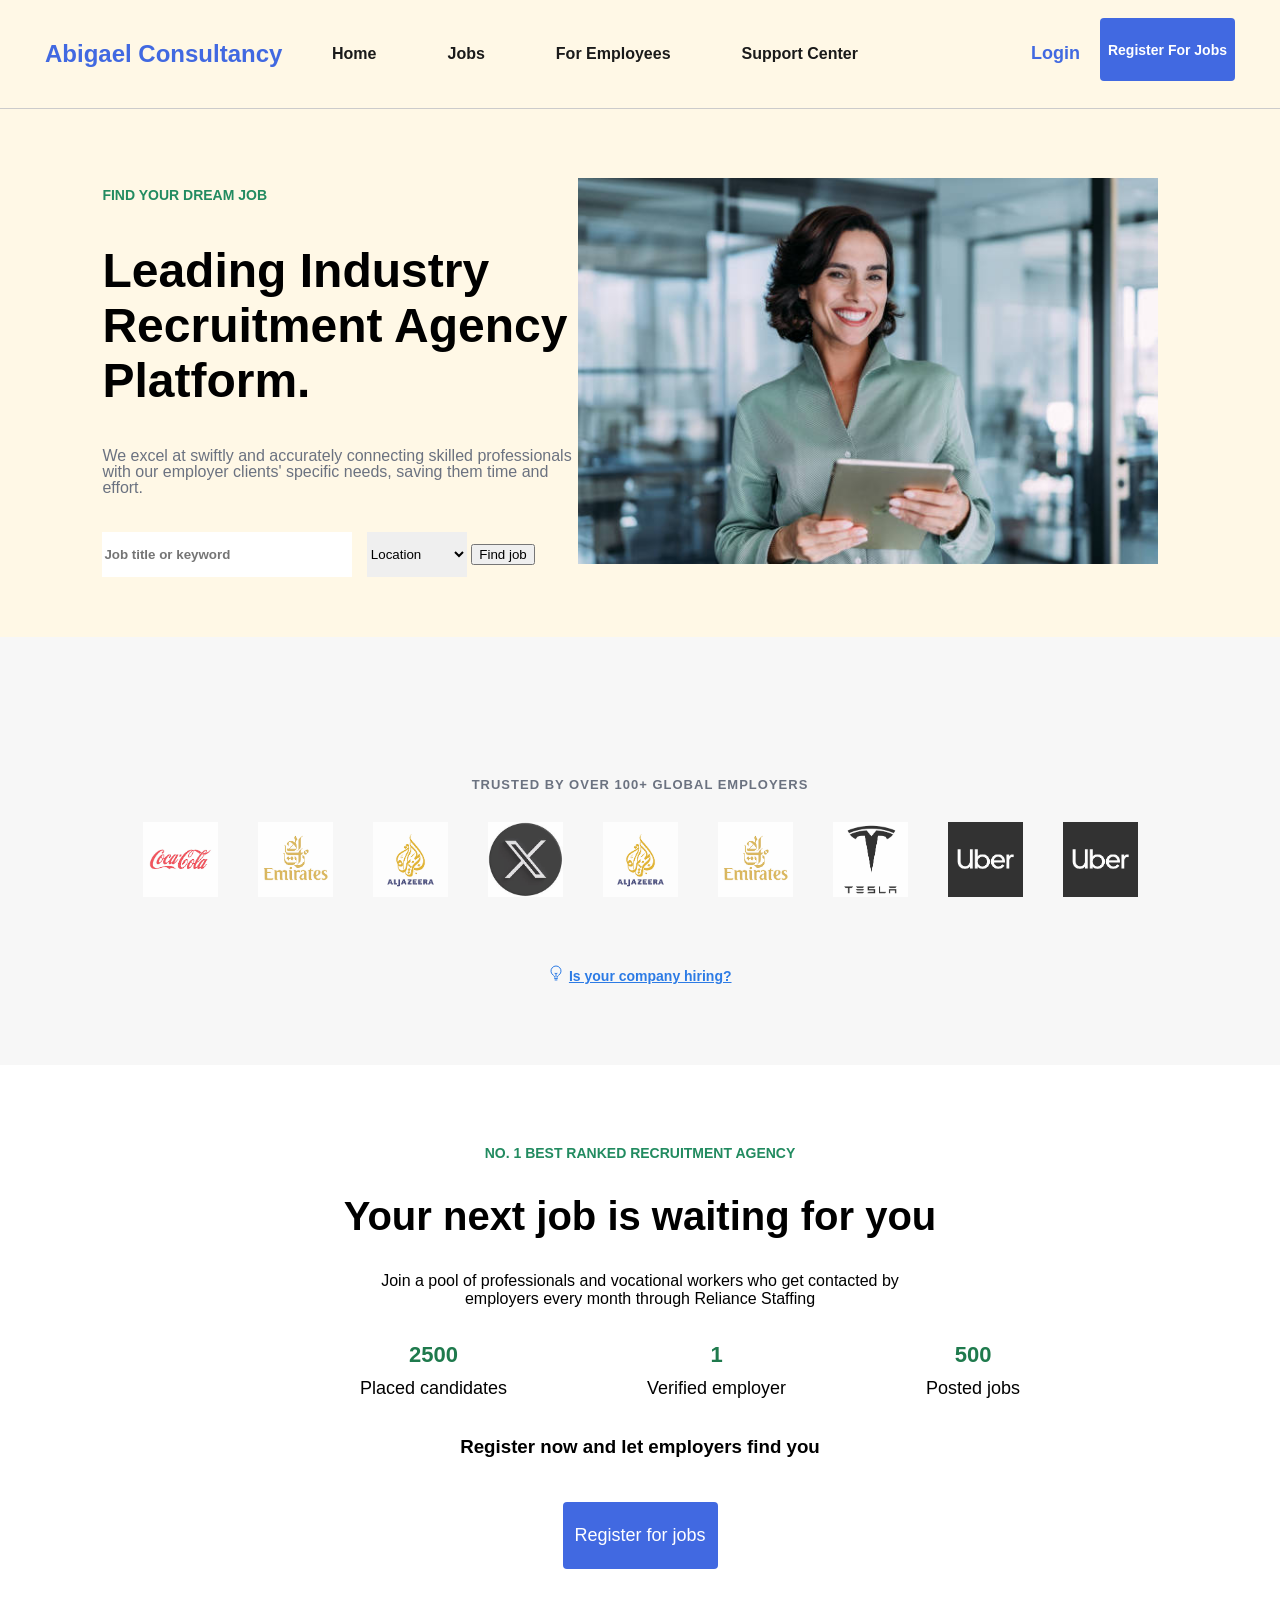
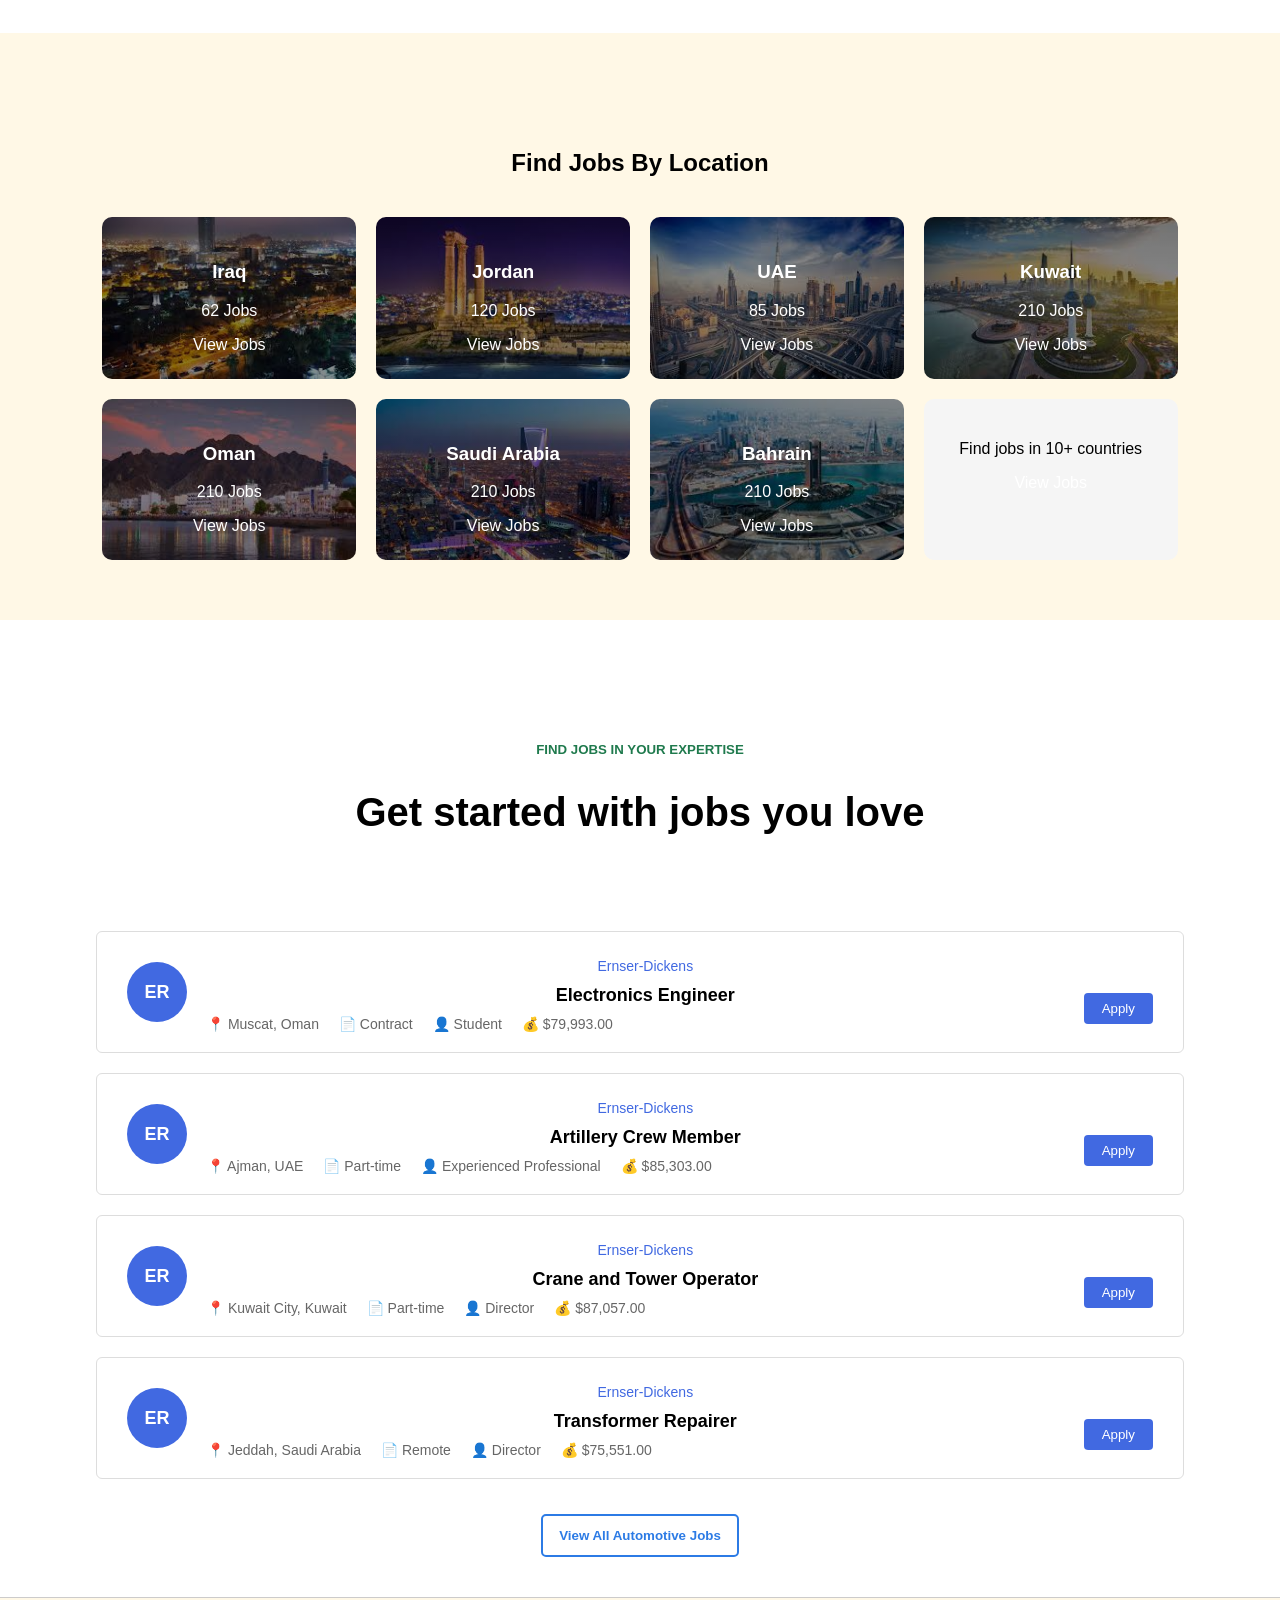
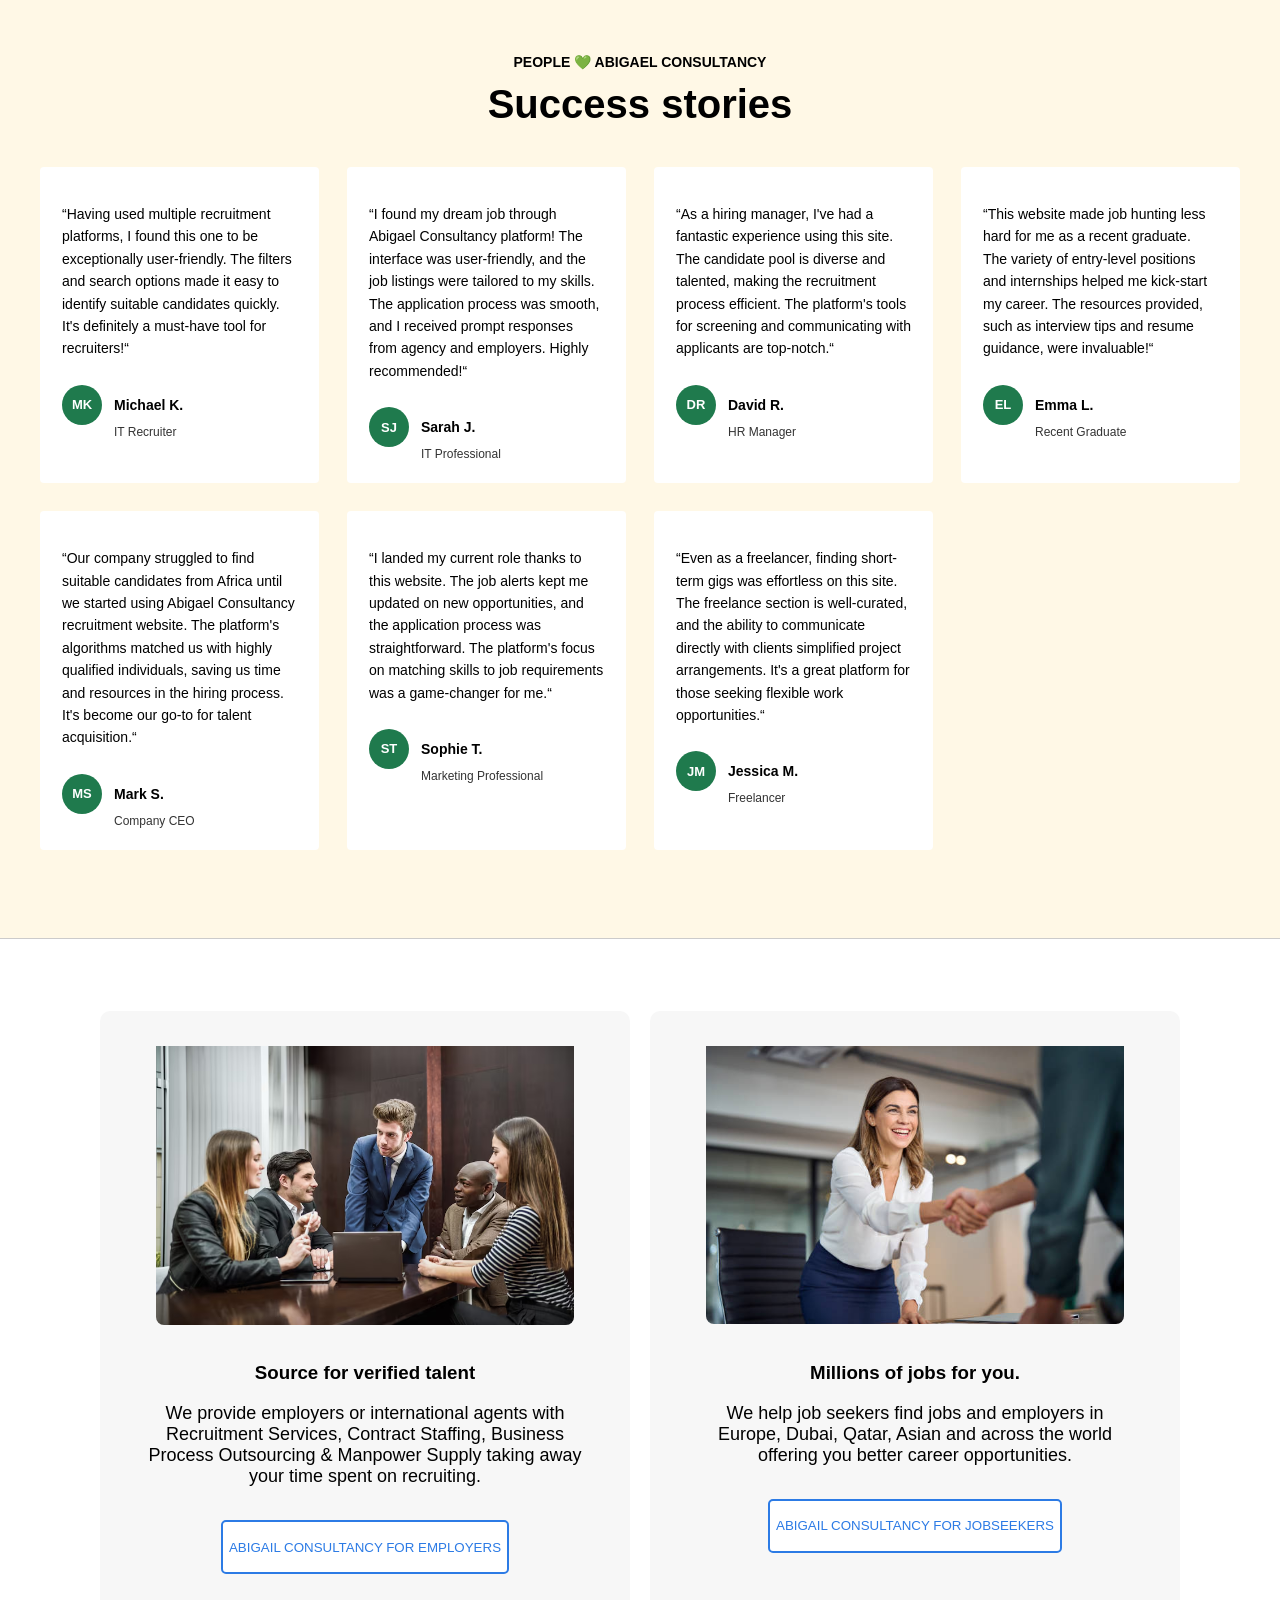
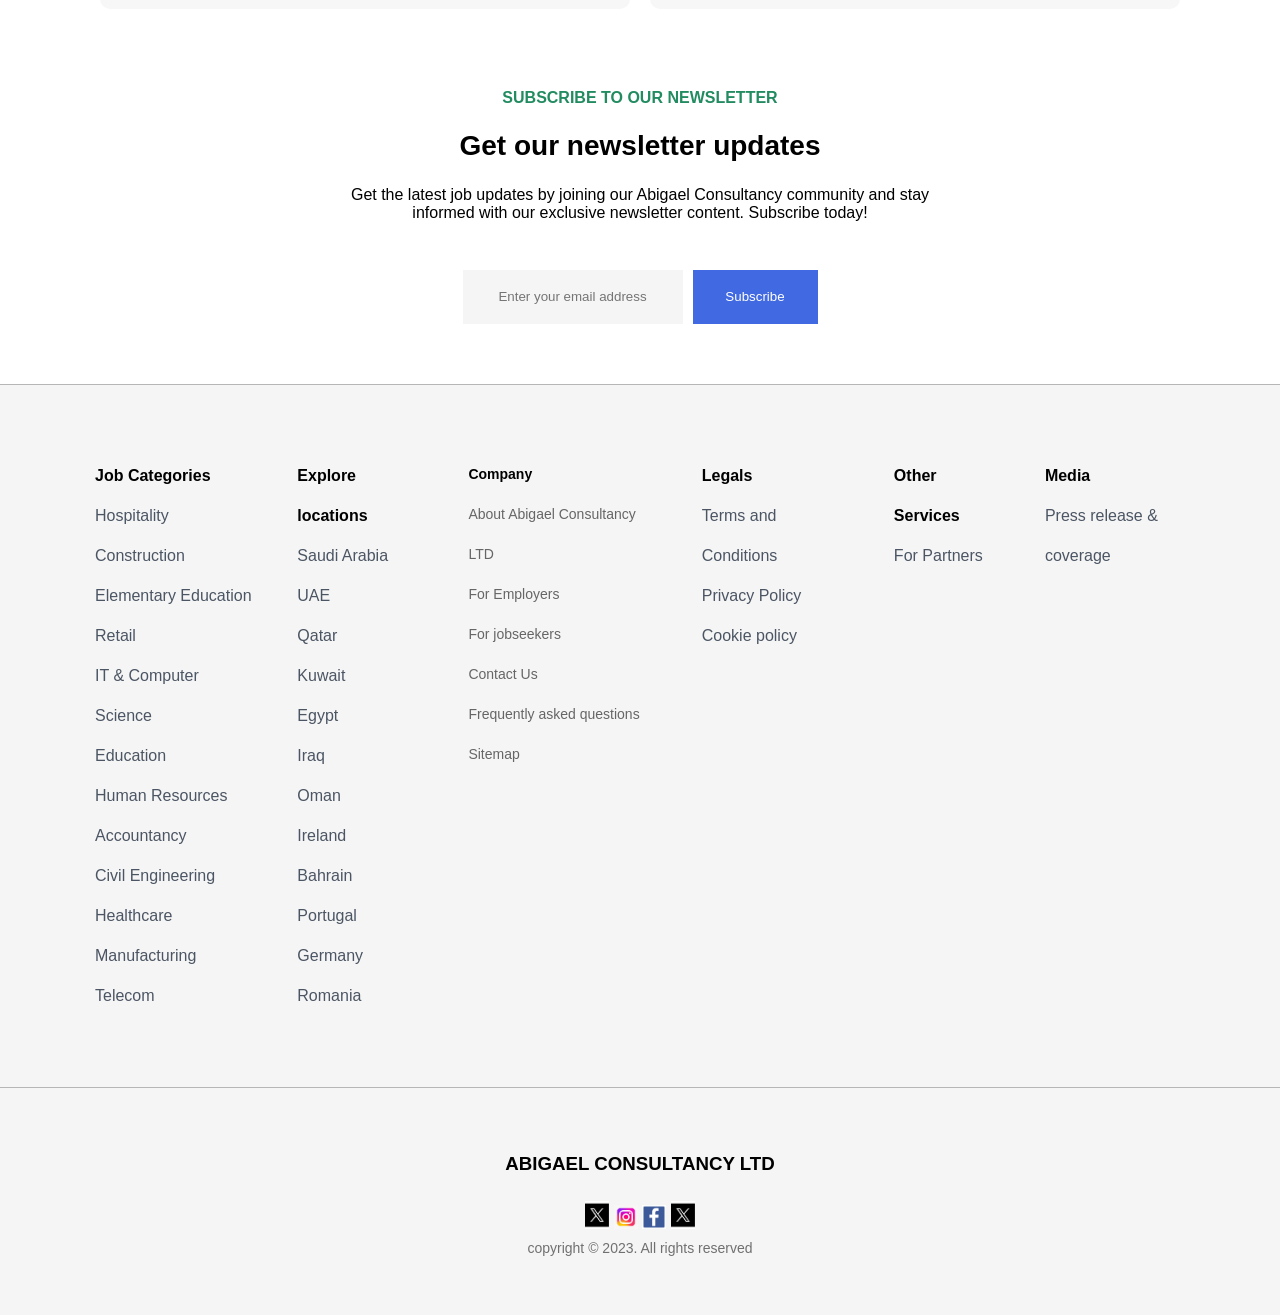
<file: index.html>
<!DOCTYPE html>
<html lang="en">
<head>
    <meta charset="UTF-8">
    <meta name="viewport" content="width=device-width, initial-scale=1.0">
    <title>Abigael Consultancy v2</title>
    <link rel="stylesheet" href="main.css">
</head>
<body>

    <section id="header">
        <h1>Abigael Consultancy</h1>

        <div>
            <ul id="navbar">
                <li><a class="active" href="#">Home</a></li>
                <li><a href="#">Jobs</a></li>
                <li><a href="#">For Employees</a></li>
                <li><a href="#">Support Center</a></li>
            </ul>
            <div class="login">
            <a  href="#">Login</a>
            <button>Register For Jobs</button>
            </div>
        </div>
    </section>

    <section id="hero">
        <div class="hero-text">
        <h4>FIND YOUR DREAM JOB</h4>
        <h1>Leading Industry Recruitment Agency Platform.</h1>
        <p>We excel at swiftly and accurately connecting skilled professionals with our employer clients' specific needs, saving them time and effort.</p>
        <input type="text" placeholder="Job title or keyword">
        <select name="country" id="job-title">
            <option>Location</option>
            <option>Iraq</option>
            <option>Jordan</option>
            <option>Kuwait</option>
            <option>Oman</option>
            <option>Saudi Arabia</option>
            <option>UAE</option>
            <option>Bahrain</option>
        </select>
        <button>Find job</button>
        </div>

        <div class="hero-img">
        <img src="images/hrperson.jpg" alt="">
        </div>

    </section>

    <section class="brands">
        <h3>TRUSTED BY OVER 100+ GLOBAL EMPLOYERS</h3>
    <div class="carousel">
        <div class="carousel-track">
            <img src="images/cola.png" alt="">
            <img src="images/emirates.png" alt="">
            <img src="images/aljazeera.png" alt="">
            <img src="images/x.jfif" alt="">
            <img src="images/aljazeera.png" alt="">
            <img src="images/emirates.png" alt="">
            <img src="images/tesla.png" alt="">
            <img src="images/uber.png" alt="">
            <img src="images/uber.png" alt="">
        </div>
    </div>
    <div class="hire">
     <svg xmlns="http://www.w3.org/2000/svg" fill="none" viewBox="0 0 24 24" stroke-width="1.5" stroke="currentColor" class="bulb-icon">
  <path stroke-linecap="round" stroke-linejoin="round" d="M12 18v-5.25m0 0a6.01 6.01 0 0 0 1.5-.189m-1.5.189a6.01 6.01 0 0 1-1.5-.189m3.75 7.478a12.06 12.06 0 0 1-4.5 0m3.75 2.383a14.406 14.406 0 0 1-3 0M14.25 18v-.192c0-.983.658-1.823 1.508-2.316a7.5 7.5 0 1 0-7.517 0c.85.493 1.509 1.333 1.509 2.316V18" />
</svg>
<a href="#">Is your company hiring?</a>
</div>
</section>

    <section id="recruitment">
        <h4>NO. 1 BEST RANKED RECRUITMENT AGENCY</h4>
        <h1>Your next job is waiting for you</h1>
        <p>Join a pool of professionals and vocational workers who get contacted by <br> employers every month through Reliance Staffing</p>
        <div class="container">
        <p class="candidate"><span>2500</span><br>Placed candidates </p>
        <p class="employ"><span>1</span><br>Verified employer</p>
        <p class="post"><span>500</span><br>Posted jobs</p>
        </div>
        <h3>Register now and let employers find you</h3>
        <div class="button">
        <button>Register for jobs</button>
        </div>
    </section>

    <section id="location">
    <h1>Find Jobs By Location</h1>

    <div class="countries">

        <div class="country iraq">
            <h3>Iraq</h3>
            <p>62 Jobs</p>
            <a href="#">View Jobs</a>
        </div>

        <div class="country jordan" >
            <h3>Jordan</h3>
            <p>120 Jobs</p>
            <a href="#">View Jobs</a>
        </div>

        <div class="country uae">
            <h3>UAE</h3>
            <p>85 Jobs</p>
            <a href="#">View Jobs</a>
        </div>

        <div class="country kuwait">
            <h3>Kuwait</h3>
            <p>210 Jobs</p>
            <a href="#">View Jobs</a>
        </div>
        <div class="country oman">
            <h3>Oman</h3>
            <p>210 Jobs</p>
            <a href="#">View Jobs</a>
        </div>
        <div class="country saudi">
            <h3>Saudi Arabia</h3>
            <p>210 Jobs</p>
            <a href="#">View Jobs</a>
        </div>
        <div class="country bahrain">
            <h3>Bahrain</h3>
            <p>210 Jobs</p>
            <a href="#">View Jobs</a>
        </div>
        <div class="country opp">
            <p>Find jobs in 10+ countries</p>
            <a href="#">View Jobs</a>
        </div>

    </div>
</section>

    <section class="category" id="jobs">
        <h5>FIND JOBS IN YOUR EXPERTISE</h5>
        <h2>Get started with jobs you love</h2>
        <div class="job-card">
        <div class="logo">ER</div>

        <div class="job-info">
            <a href="#" class="company">Ernser-Dickens</a>
            <h3>Electronics Engineer</h3>

            <div class="job-meta">
                <span>📍 Muscat, Oman</span>
                <span>📄 Contract</span>
                <span>👤 Student</span>
                <span>💰 $79,993.00</span>
            </div>
        </div>

        <button class="apply">Apply</button>
    </div>


    <div class="job-card">
        <div class="logo">ER</div>

        <div class="job-info">
            <a href="#" class="company">Ernser-Dickens</a>
            <h3>Artillery Crew Member</h3>

            <div class="job-meta">
                <span>📍 Ajman, UAE</span>
                <span>📄 Part-time</span>
                <span>👤 Experienced Professional</span>
                <span>💰 $85,303.00</span>
            </div>
        </div>

        <button class="apply">Apply</button>
    </div>


    <div class="job-card">
        <div class="logo">ER</div>

        <div class="job-info">
            <a href="#" class="company">Ernser-Dickens</a>
            <h3>Crane and Tower Operator</h3>

            <div class="job-meta">
                <span>📍 Kuwait City, Kuwait</span>
                <span>📄 Part-time</span>
                <span>👤 Director</span>
                <span>💰 $87,057.00</span>
            </div>
        </div>

        <button class="apply">Apply</button>
    </div>


    <div class="job-card">
        <div class="logo">ER</div>

        <div class="job-info">
            <a href="#" class="company">Ernser-Dickens</a>
            <h3>Transformer Repairer</h3>

            <div class="job-meta">
                <span>📍 Jeddah, Saudi Arabia</span>
                <span>📄 Remote</span>
                <span>👤 Director</span>
                <span>💰 $75,551.00</span>
            </div>
        </div>

        <button class="apply">Apply</button>
    </div>
    <button class="normal" >View All Automotive Jobs</button>

    </section>

<section id="testimonials">
    <h4>PEOPLE 💚 ABIGAEL CONSULTANCY</h4>
    <h2>Success stories</h2>
    <div class="success-card">
        <div class="story-grid">
            <p>“Having used multiple recruitment platforms, I found this one to be exceptionally user-friendly. The filters and search options made it easy to identify suitable candidates quickly. It's definitely a must-have tool for recruiters!“</p>
            <span class="author" data-initials="MK">Michael K.</span>
            <span class="prof">IT Recruiter</span>
        </div>
        <div class="story-grid">
            <p>“I found my dream job through Abigael Consultancy platform! The interface was user-friendly, and the job listings were tailored to my skills. The application process was smooth, and I received prompt responses from agency and employers. Highly recommended!“</p>
            <span class="author"  data-initials="SJ">Sarah J.</span>
            <span class="prof">IT Professional</span>
        </div>
        <div class="story-grid">
            <p>“As a hiring manager, I've had a fantastic experience using this site. The candidate pool is diverse and talented, making the recruitment process efficient. The platform's tools for screening and communicating with applicants are top-notch.“</p>
            <span class="author"  data-initials="DR">David R.</span>
            <span class="prof">HR Manager</span>
        </div>
        <div class="story-grid">
            <p>“This website made job hunting less hard for me as a recent graduate. The variety of entry-level positions and internships helped me kick-start my career. The resources provided, such as interview tips and resume guidance, were invaluable!“</p>
            <span class="author"  data-initials="EL">Emma L.</span>
            <span class="prof">Recent Graduate</span>
        </div>
        <div class="story-grid">
            <p>“Our company struggled to find suitable candidates from Africa until we started using Abigael Consultancy recruitment website. The platform's algorithms matched us with highly qualified individuals, saving us time and resources in the hiring process. It's become our go-to for talent acquisition.“</p>
            <span class="author"  data-initials="MS">Mark S.</span>
            <span class="prof">Company CEO</span>
        </div>
        <div class="story-grid">
            <p>“I landed my current role thanks to this website. The job alerts kept me updated on new opportunities, and the application process was straightforward. The platform's focus on matching skills to job requirements was a game-changer for me.“</p>
            <span class="author"  data-initials="ST">Sophie T.</span>
            <span class="prof">Marketing Professional</span>
        </div>
        <div class="story-grid">
            <p>“Even as a freelancer, finding short-term gigs was effortless on this site. The freelance section is well-curated, and the ability to communicate directly with clients simplified project arrangements. It's a great platform for those seeking flexible work opportunities.“</p>
            <span class="author"  data-initials="JM">Jessica M.</span>
            <span class="prof">Freelancer</span>
        </div>
    </div>
</div>
</section>
    
    <section id="jobseekers">
        <div class="service-grid">

    <div class="service-card">
      <img src="images/meeting.avif" alt="">
      <h3>Source for verified talent</h3>
      <p>We provide employers or international agents with Recruitment Services, Contract Staffing, Business Process Outsourcing & Manpower Supply taking away your time spent on recruiting.</p>
      <button>ABIGAIL CONSULTANCY FOR EMPLOYERS</button>
    </div>

    <div class="service-card">
      <img src="images/hand shake.jfif" alt="">
      <h3>Millions of jobs for you.</h3>
      <p>We help job seekers find jobs and employers in Europe, Dubai, Qatar, Asian and across the world offering you better career opportunities.</p>
      <button>ABIGAIL CONSULTANCY FOR JOBSEEKERS</button>
    </div>
    </section>

    <section id="newsletter">
        <h4>SUBSCRIBE TO OUR NEWSLETTER</h4>
        <h2>Get our newsletter updates</h2>
        <p>Get the latest job updates by joining our Abigael Consultancy community and stay <br>informed with our exclusive newsletter content. Subscribe today!</p>
        <div class="input">
        <input type="text" placeholder="Enter your email address">
        <button>Subscribe</button>
            </div>
    </section>
    
    <section class="footer">
            <ul class="job-category">
                <li class="main-heading">Job Categories</li>
                <li>Hospitality</li>
                <li>Construction</li>
                <li>Elementary Education</li>
                <li>Retail</li>
                <li>IT & Computer Science</li>
                <li>Education</li>
                <li>Human Resources</li>
                <li>Accountancy</li>
                <li>Civil Engineering</li>
                <li>Healthcare</li>
                <li>Manufacturing</li>
                <li>Telecom</li>
            </ul>

            <ul class="explore-locations">
                <li class="main-heading">Explore locations</li>
                <li>Saudi Arabia</li>
                <li>UAE</li>
                <li>Qatar</li>
                <li>Kuwait</li>
                <li>Egypt</li>
                <li>Iraq</li>
                <li>Oman</li>
                <li>Ireland</li>
                <li>Bahrain</li>
                <li>Portugal</li>
                <li>Germany</li>
                <li>Romania</li>
            </ul>

            <ul class="company">
                <li class="main-heading">Company</li>
                <li>About Abigael Consultancy LTD</li>
                <li>For Employers</li>
                <li>For jobseekers</li>
                <li>Contact Us</li>
                <li>Frequently asked questions</li>
                <li>Sitemap</li>
            </ul>

            <ul class="legals">
                <li class="main-heading">Legals</li>
                <li>Terms and Conditions</li>
                <li>Privacy Policy</li>
                <li>Cookie policy</li>
            </ul>

            <ul class="services">
                <li class="main-heading">Other Services</li>
                <li>For Partners</li>
            </ul>

            <ul class="media">
                <li class="main-heading">Media</li>
                <li>Press release & coverage</li>
            </ul>
        </section>

        <section class="copyright">
            <h3>ABIGAEL CONSULTANCY LTD</h3>
            <img src="images/icon 3.png" alt="" class="icon">
            <img src="images/icon 1.jfif" alt="" class="icon">
            <img src="images/icon 2.png" alt="" class="icon">
            <img src="images/icon 3.png" alt="" class="icon">
            <p class="copy-text">copyright &copy; 2023. All rights reserved</p>
        </section>
</body>
</html>
</file>
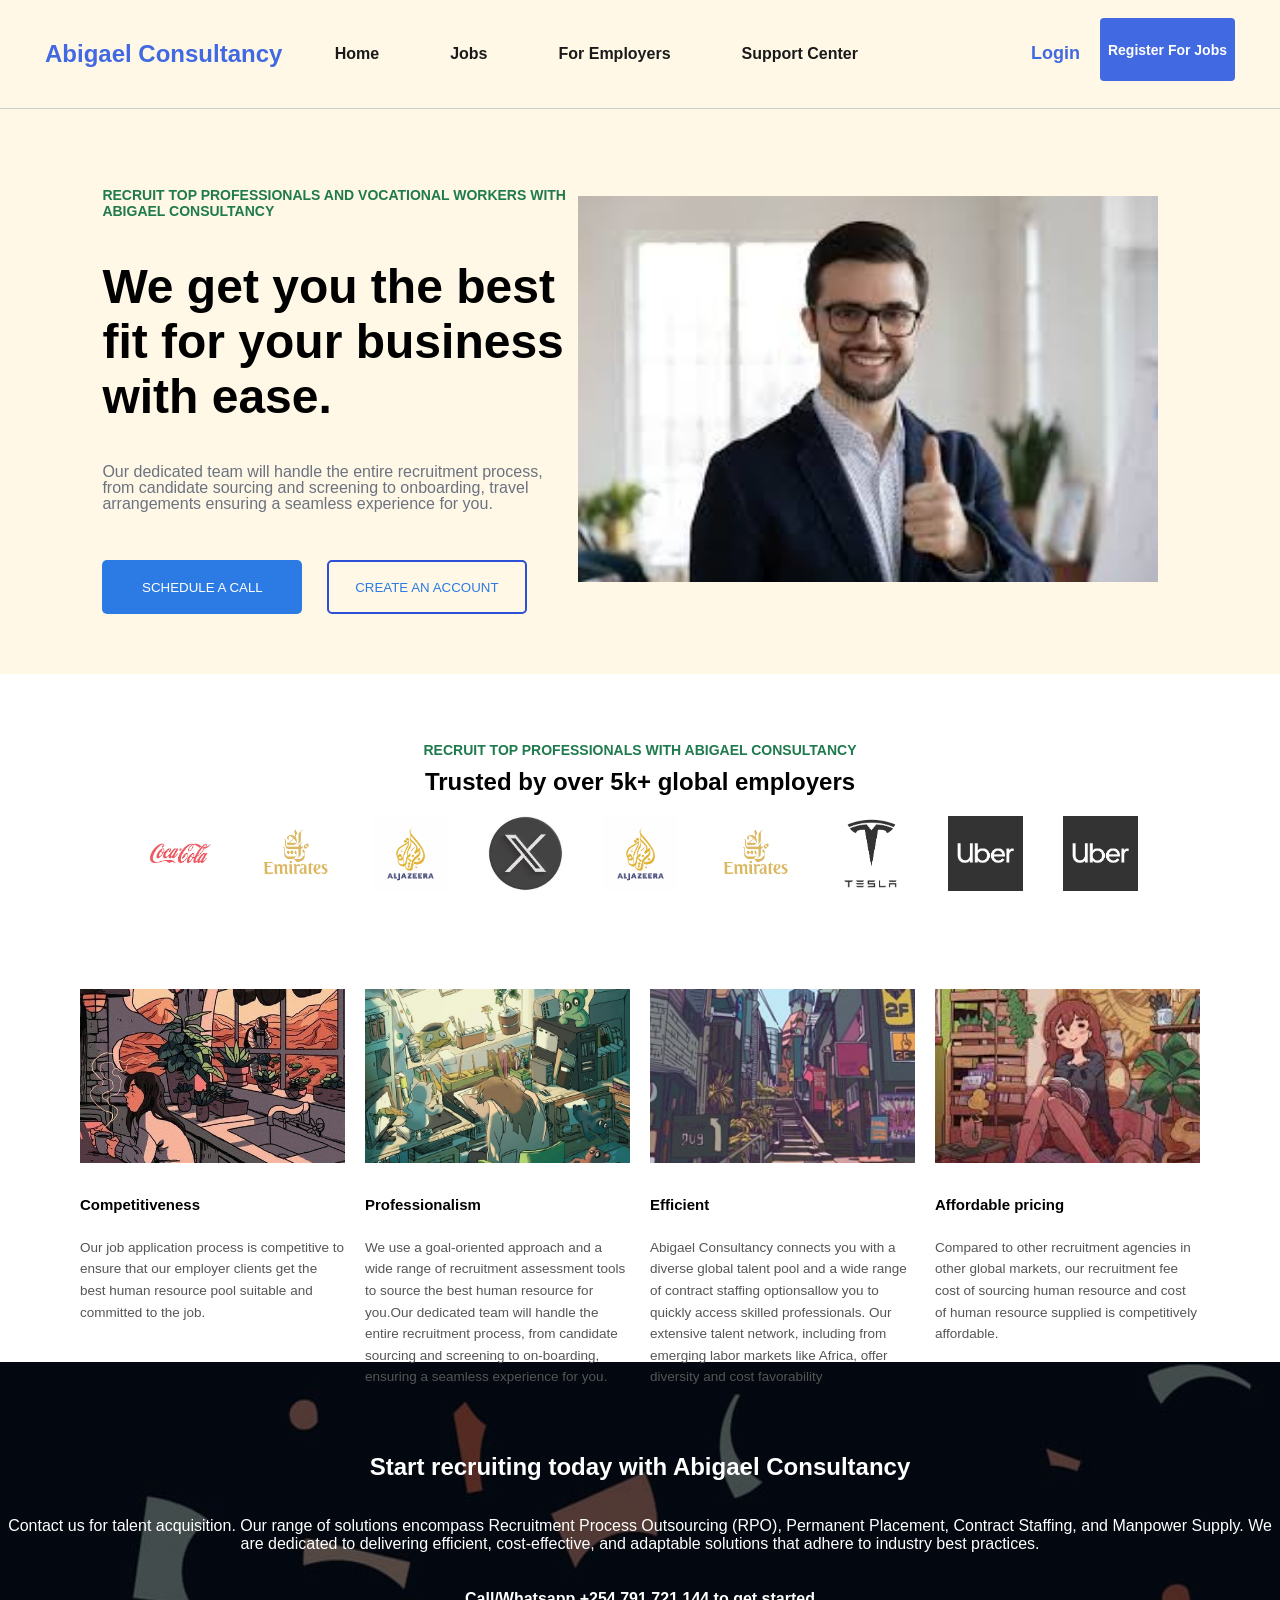
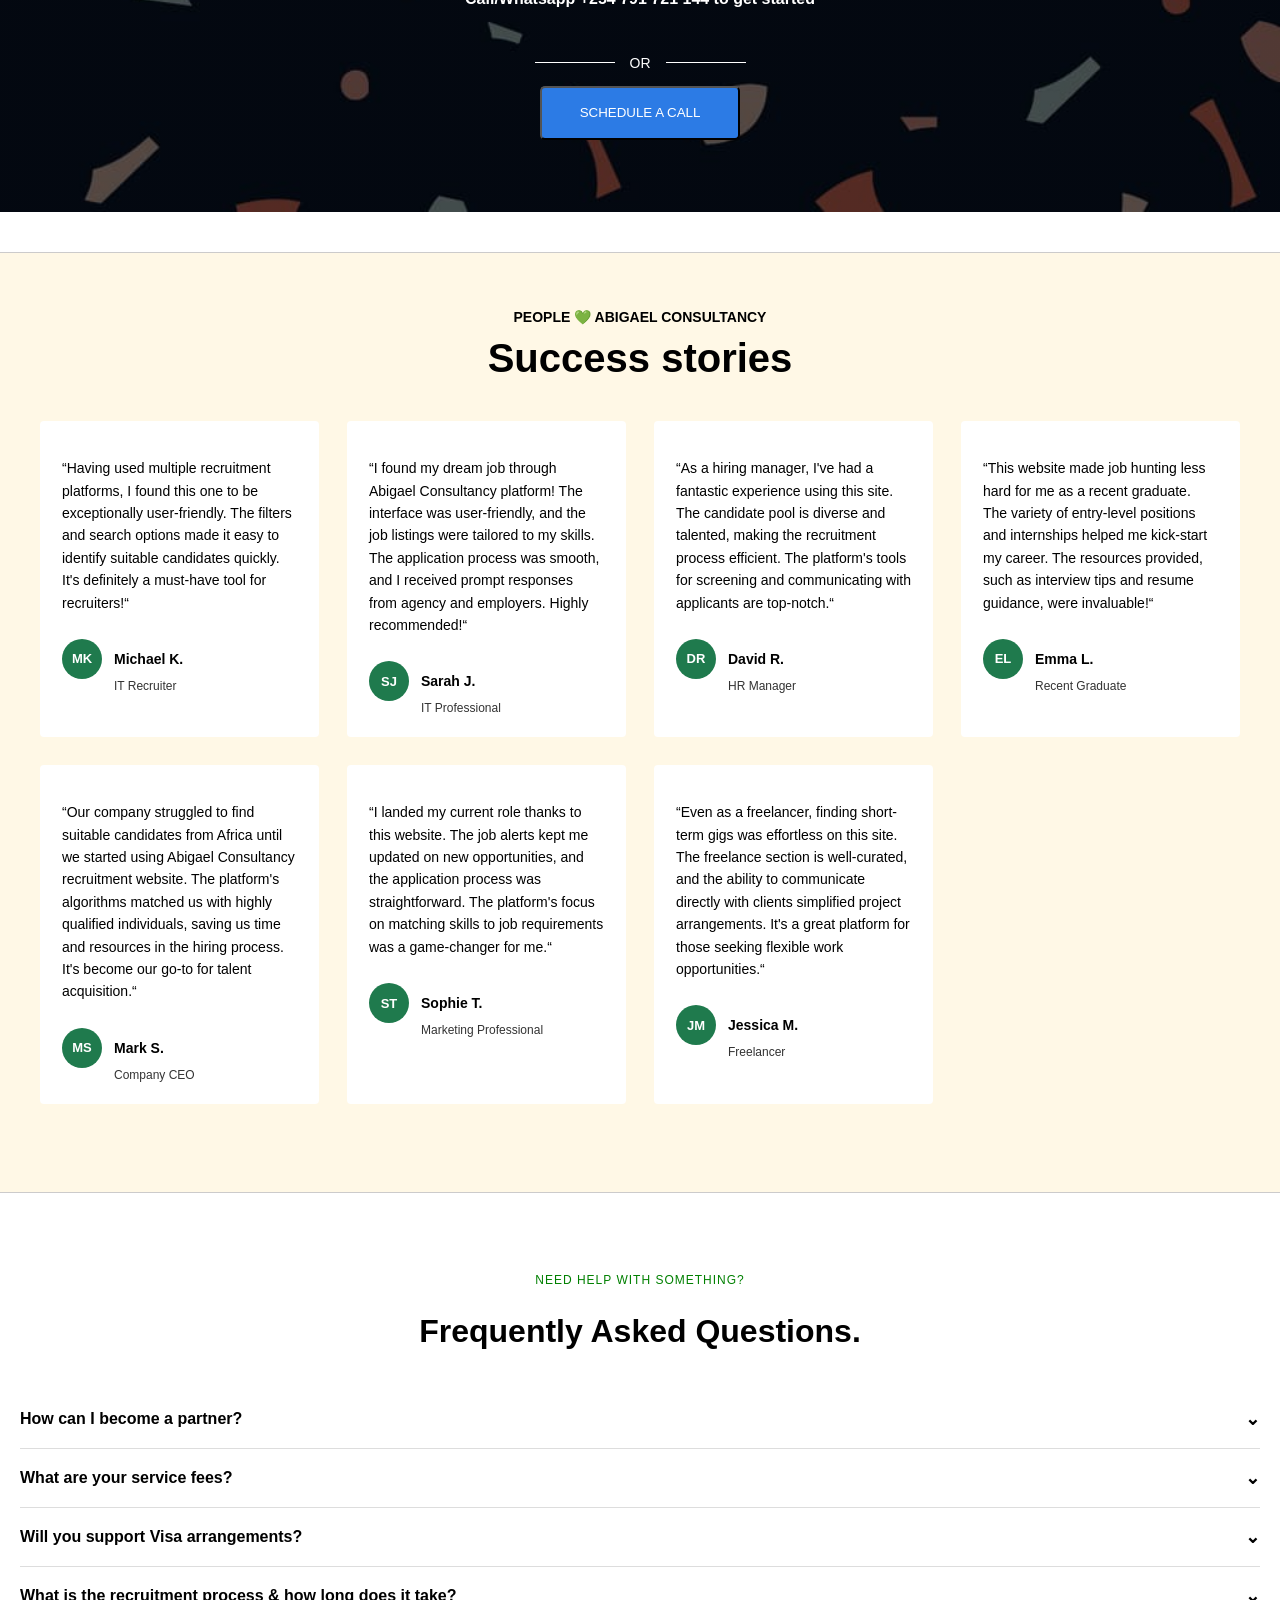
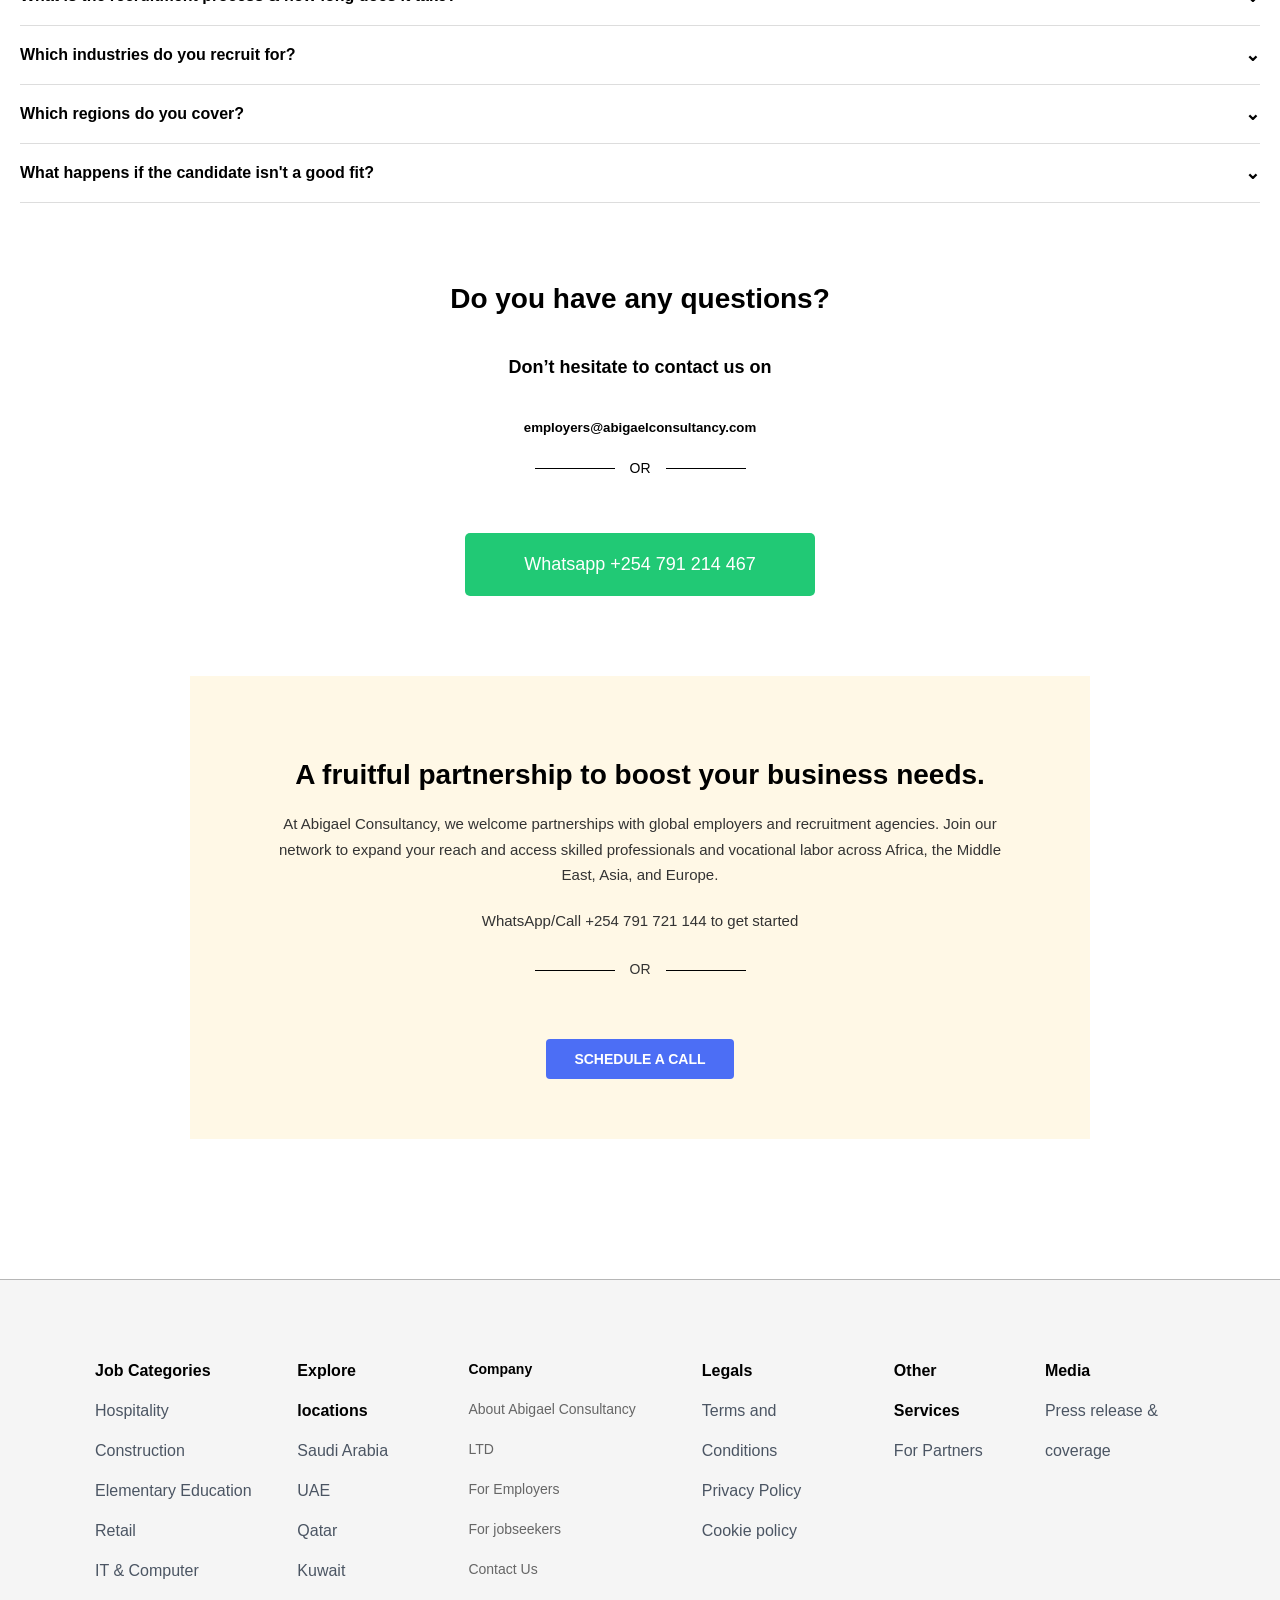
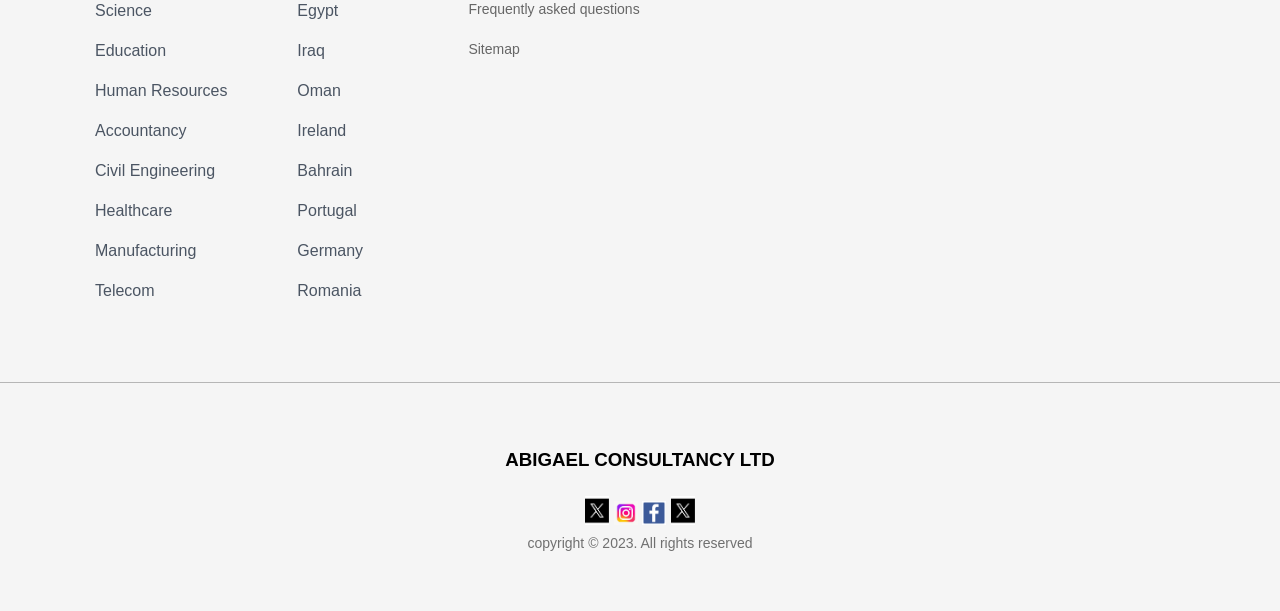
<file: employers.html>
<!DOCTYPE html>
<html lang="en">
<head>
    <meta charset="UTF-8">
    <meta name="viewport" content="width=device-width, initial-scale=1.0">
    <title>Abigael Consultancy v2</title>
    <link rel="stylesheet" href="main.css">
</head>
<body>

    <section id="header">
        <h1>Abigael Consultancy</h1>

        <div>
            <ul id="navbar">
                <li><a class="active" href="index.html">Home</a></li>
                <li><a href="#">Jobs</a></li>
                <li><a href="employers.html">For Employers</a></li>
                <li><a href="support.html">Support Center</a></li>
            </ul>
            <div class="login">
            <a  href="#">Login</a>
            <button>Register For Jobs</button>
            </div>
        </div>
    </section>

    <section id="hero-2">
        <div class="hero-text">
        <h4>RECRUIT TOP PROFESSIONALS AND VOCATIONAL WORKERS WITH ABIGAEL  CONSULTANCY</h4>
        <h1>We get you the best fit for your business with ease.</h1>
        <p>Our dedicated team will handle the entire recruitment process, from candidate sourcing and screening to onboarding, travel arrangements ensuring a seamless experience for you.</p>
        <button class="call-btn">SCHEDULE A CALL</button>
        <button class="acc-btn">CREATE AN ACCOUNT</button>
        </div>

        <div class="hero-img">
        <img src="images/prs.jfif" alt="">
        </div>

    </section>

    <section class="brands-2">
        <h3>RECRUIT TOP PROFESSIONALS WITH ABIGAEL CONSULTANCY</h3>
        <h1>Trusted by over 5k+ global employers</h1>
    <div class="carousel">
        <div class="carousel-track">
            <img src="images/cola.png" alt="">
            <img src="images/emirates.png" alt="">
            <img src="images/aljazeera.png" alt="">
            <img src="images/x.jfif" alt="">
            <img src="images/aljazeera.png" alt="">
            <img src="images/emirates.png" alt="">
            <img src="images/tesla.png" alt="">
            <img src="images/uber.png" alt="">
            <img src="images/uber.png" alt="">
        </div>
    </div>
</section>

<section id="features">
  <div class="feature-box">
    <div class="img-box">
      <img src="images/comp.jpg" alt="">
    </div>
    <h3>Competitiveness</h3>
    <p>
      Our job application process is competitive to ensure that our employer clients get the best human resource pool suitable and committed to the job.
    </p>
  </div>

  <div class="feature-box">
    <div class="img-box">
      <img src="images/prof.jpg" alt="">
    </div>
    <h3>Professionalism</h3>
    <p>
      We use a goal-oriented approach and a wide range of recruitment assessment tools to source the best human resource for you.Our dedicated team will handle the entire recruitment process, from candidate sourcing and screening to on-boarding, ensuring a seamless experience for you.
    </p>
  </div>

  <div class="feature-box">
    <div class="img-box">
      <img src="images/eff.jpg" alt="">
    </div>
    <h3>Efficient</h3>
    <p>
      Abigael Consultancy connects you with a diverse global talent pool and a wide range of contract staffing optionsallow you to quickly access skilled professionals. Our extensive talent network, including from emerging labor markets like Africa, offer diversity and cost favorability
    </p>
  </div>

  <div class="feature-box">
    <div class="img-box">
      <img src="images/price.jfif" alt="">
    </div>
    <h3>Affordable pricing</h3>
    <p>
      Compared to other recruitment agencies in other global markets, our recruitment fee cost of sourcing human resource and cost of human resource supplied is competitively affordable.
    </p>
  </div>
</section>

<section id="banner">
    <h2>Start recruiting today with Abigael Consultancy</h2>
    <p>Contact us for talent acquisition. Our range of solutions encompass Recruitment Process Outsourcing (RPO), Permanent Placement, Contract Staffing, and Manpower Supply. We are dedicated to delivering efficient, cost-effective, and adaptable solutions that adhere to industry best practices.</p>
    <h4>Call/Whatsapp +254 791 721 144 to get started</h4>
    <div class="divider-2">
      <span></span>
      <p>OR</p>
      <span></span>
    </div>
    <button>SCHEDULE A CALL</button>
</section>
    
<section id="testimonials">
    <h4>PEOPLE 💚 ABIGAEL CONSULTANCY</h4>
    <h2>Success stories</h2>
    <div class="success-card">
        <div class="story-grid">
            <p>“Having used multiple recruitment platforms, I found this one to be exceptionally user-friendly. The filters and search options made it easy to identify suitable candidates quickly. It's definitely a must-have tool for recruiters!“</p>
            <span class="author" data-initials="MK">Michael K.</span>
            <span class="prof">IT Recruiter</span>
        </div>
        <div class="story-grid">
            <p>“I found my dream job through Abigael Consultancy platform! The interface was user-friendly, and the job listings were tailored to my skills. The application process was smooth, and I received prompt responses from agency and employers. Highly recommended!“</p>
            <span class="author"  data-initials="SJ">Sarah J.</span>
            <span class="prof">IT Professional</span>
        </div>
        <div class="story-grid">
            <p>“As a hiring manager, I've had a fantastic experience using this site. The candidate pool is diverse and talented, making the recruitment process efficient. The platform's tools for screening and communicating with applicants are top-notch.“</p>
            <span class="author"  data-initials="DR">David R.</span>
            <span class="prof">HR Manager</span>
        </div>
        <div class="story-grid">
            <p>“This website made job hunting less hard for me as a recent graduate. The variety of entry-level positions and internships helped me kick-start my career. The resources provided, such as interview tips and resume guidance, were invaluable!“</p>
            <span class="author"  data-initials="EL">Emma L.</span>
            <span class="prof">Recent Graduate</span>
        </div>
        <div class="story-grid">
            <p>“Our company struggled to find suitable candidates from Africa until we started using Abigael Consultancy recruitment website. The platform's algorithms matched us with highly qualified individuals, saving us time and resources in the hiring process. It's become our go-to for talent acquisition.“</p>
            <span class="author"  data-initials="MS">Mark S.</span>
            <span class="prof">Company CEO</span>
        </div>
        <div class="story-grid">
            <p>“I landed my current role thanks to this website. The job alerts kept me updated on new opportunities, and the application process was straightforward. The platform's focus on matching skills to job requirements was a game-changer for me.“</p>
            <span class="author"  data-initials="ST">Sophie T.</span>
            <span class="prof">Marketing Professional</span>
        </div>
        <div class="story-grid">
            <p>“Even as a freelancer, finding short-term gigs was effortless on this site. The freelance section is well-curated, and the ability to communicate directly with clients simplified project arrangements. It's a great platform for those seeking flexible work opportunities.“</p>
            <span class="author"  data-initials="JM">Jessica M.</span>
            <span class="prof">Freelancer</span>
        </div>
    </div>
</div>
</section>

<section id="faq">
  <p class="subtitle">NEED HELP WITH SOMETHING?</p>
  <h1>Frequently Asked Questions.</h1>

  <div class="faq-item">
    <div class="faq-question">
      <span>How can I become a partner?</span>
      <span class="icon">⌄</span>
    </div>
    <div class="faq-answer">
      <p>Contact us through our partnership page and our team will guide you through the onboarding process.</p>
    </div>
  </div>

  <div class="faq-item">
    <div class="faq-question">
      <span>What are your service fees?</span>
      <span class="icon">⌄</span>
    </div>
    <div class="faq-answer">
      <p>Our fees vary depending on the service package selected. Reach out for a detailed quote.</p>
    </div>
  </div>

  <div class="faq-item">
    <div class="faq-question">
      <span>Will you support Visa arrangements?</span>
      <span class="icon">⌄</span>
    </div>
    <div class="faq-answer">
      <p>Yes, we assist with visa processing and documentation where required.</p>
    </div>
  </div>

  <div class="faq-item">
    <div class="faq-question">
      <span>What is the recruitment process & how long does it take?</span>
      <span class="icon">⌄</span>
    </div>
    <div class="faq-answer">
      <p>The process typically takes 2–6 weeks depending on the role and requirements.</p>
    </div>
  </div>

  <div class="faq-item">
    <div class="faq-question">
      <span>Which industries do you recruit for?</span>
      <span class="icon">⌄</span>
    </div>
    <div class="faq-answer">
      <p>We recruit across multiple industries including tech, healthcare, logistics, and more.</p>
    </div>
  </div>

  <div class="faq-item">
    <div class="faq-question">
      <span>Which regions do you cover?</span>
      <span class="icon">⌄</span>
    </div>
    <div class="faq-answer">
      <p>We operate globally with strong networks in Africa and international markets.</p>
    </div>
  </div>

  <div class="faq-item">
    <div class="faq-question">
      <span>What happens if the candidate isn't a good fit?</span>
      <span class="icon">⌄</span>
    </div>
    <div class="faq-answer">
      <p>We offer replacement guarantees depending on the agreed terms.</p>
    </div>
  </div>
</section>
    
<section id="qsnts">
    <h4>Do you have any questions?</h4>
    <h6>Don’t hesitate to contact us on</h6>
    <h5>employers@abigaelconsultancy.com</h5>
    <div class="divider">
      <span></span>
      <p>OR</p>
      <span></span>
    </div>
    <button>Whatsapp +254 791 214 467</button>
</section>

<section id="cta">
  <div class="cta-container">
    <h1>A fruitful partnership to boost your business needs.</h1>

    <p>
      At Abigael Consultancy, we welcome partnerships with global employers and recruitment agencies. 
      Join our network to expand your reach and access skilled professionals and vocational labor across Africa, 
      the Middle East, Asia, and Europe.
    </p>

    <p class="contact">
      WhatsApp/Call +254 791 721 144 to get started
    </p>

    <div class="divider">
      <span></span>
      <p>OR</p>
      <span></span>
    </div>

    <button>SCHEDULE A CALL</button>
  </div>
</section>


    <section class="footer">
            <ul class="job-category">
                <li class="main-heading">Job Categories</li>
                <li>Hospitality</li>
                <li>Construction</li>
                <li>Elementary Education</li>
                <li>Retail</li>
                <li>IT & Computer Science</li>
                <li>Education</li>
                <li>Human Resources</li>
                <li>Accountancy</li>
                <li>Civil Engineering</li>
                <li>Healthcare</li>
                <li>Manufacturing</li>
                <li>Telecom</li>
            </ul>

            <ul class="explore-locations">
                <li class="main-heading">Explore locations</li>
                <li>Saudi Arabia</li>
                <li>UAE</li>
                <li>Qatar</li>
                <li>Kuwait</li>
                <li>Egypt</li>
                <li>Iraq</li>
                <li>Oman</li>
                <li>Ireland</li>
                <li>Bahrain</li>
                <li>Portugal</li>
                <li>Germany</li>
                <li>Romania</li>
            </ul>

            <ul class="company">
                <li class="main-heading">Company</li>
                <li>About Abigael Consultancy LTD</li>
                <li>For Employers</li>
                <li>For jobseekers</li>
                <li>Contact Us</li>
                <li>Frequently asked questions</li>
                <li>Sitemap</li>
            </ul>

            <ul class="legals">
                <li class="main-heading">Legals</li>
                <li>Terms and Conditions</li>
                <li>Privacy Policy</li>
                <li>Cookie policy</li>
            </ul>

            <ul class="services">
                <li class="main-heading">Other Services</li>
                <li>For Partners</li>
            </ul>

            <ul class="media">
                <li class="main-heading">Media</li>
                <li>Press release & coverage</li>
            </ul>
        </section>

        <section class="copyright">
            <h3>ABIGAEL CONSULTANCY LTD</h3>
            <img src="images/icon 3.png" alt="" class="icon">
            <img src="images/icon 1.jfif" alt="" class="icon">
            <img src="images/icon 2.png" alt="" class="icon">
            <img src="images/icon 3.png" alt="" class="icon">
            <p class="copy-text">copyright &copy; 2023. All rights reserved</p>
        </section>
</body>
</html>
</file>
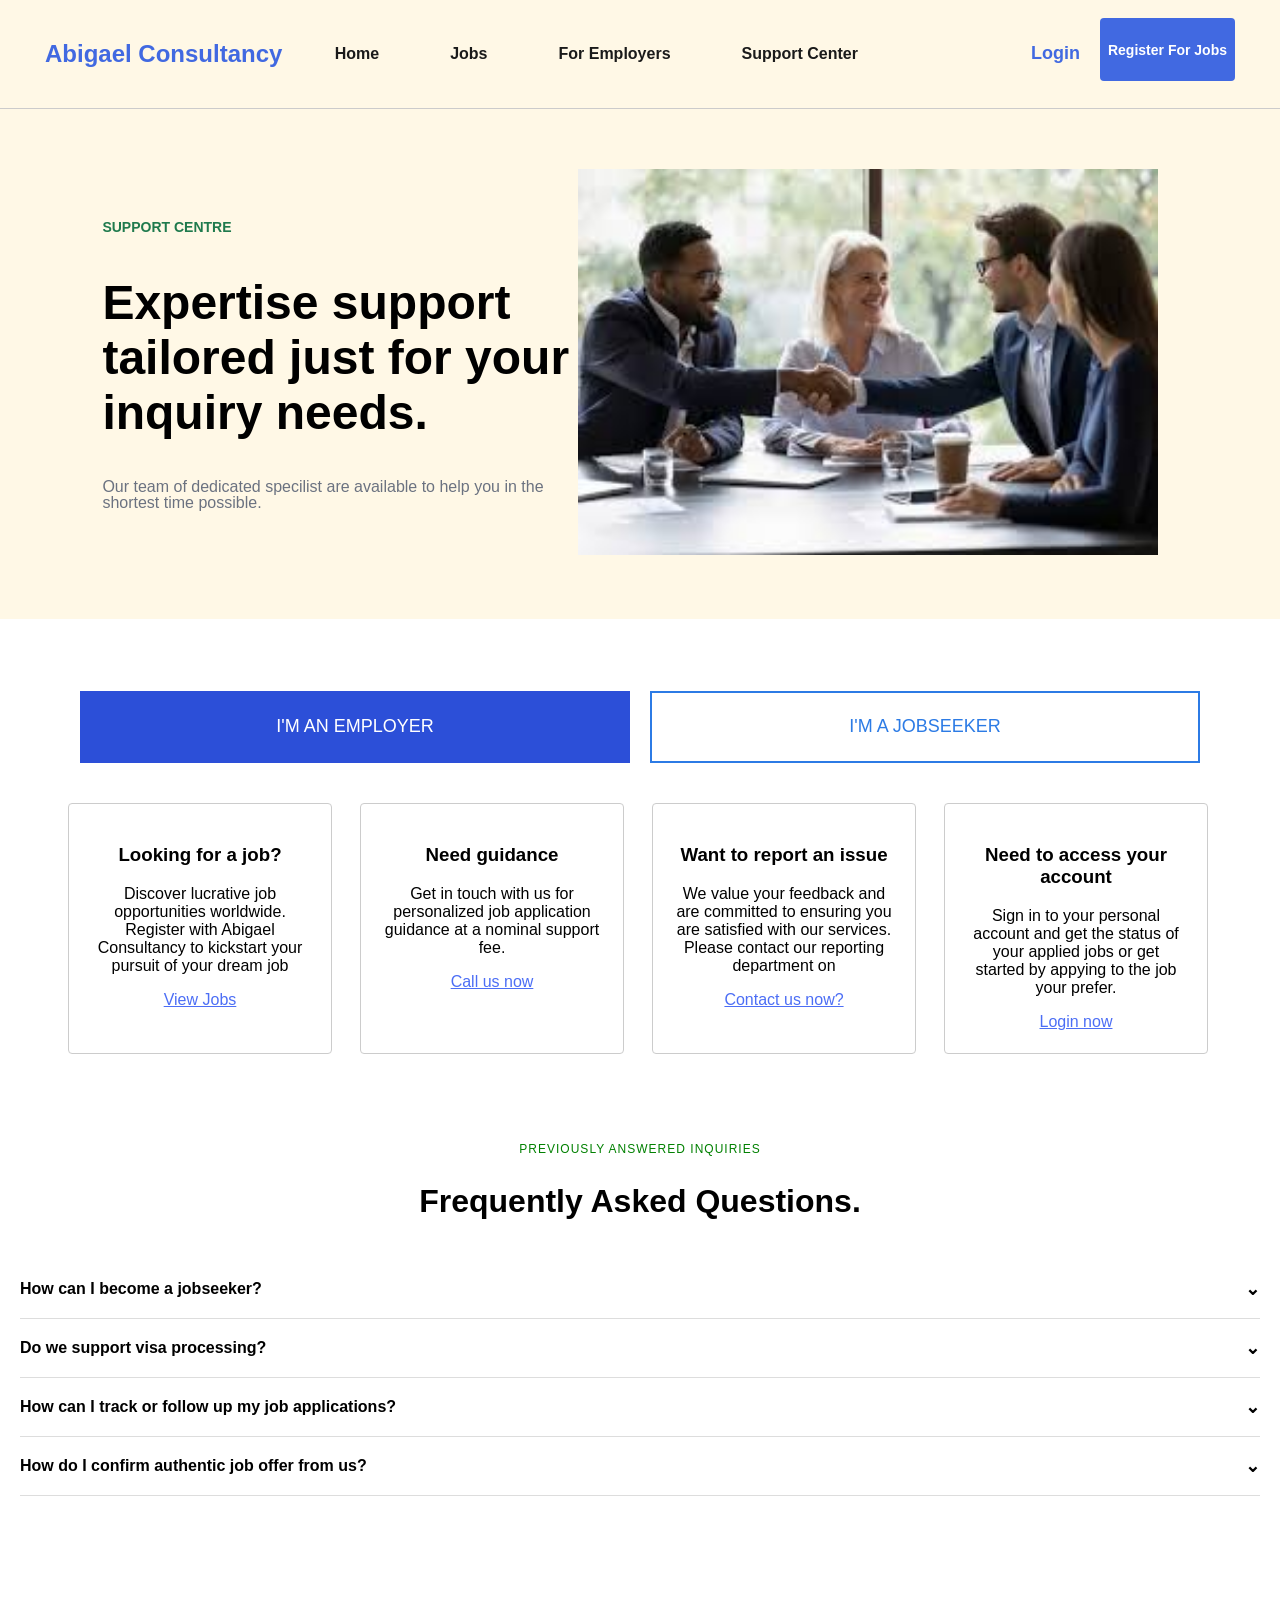
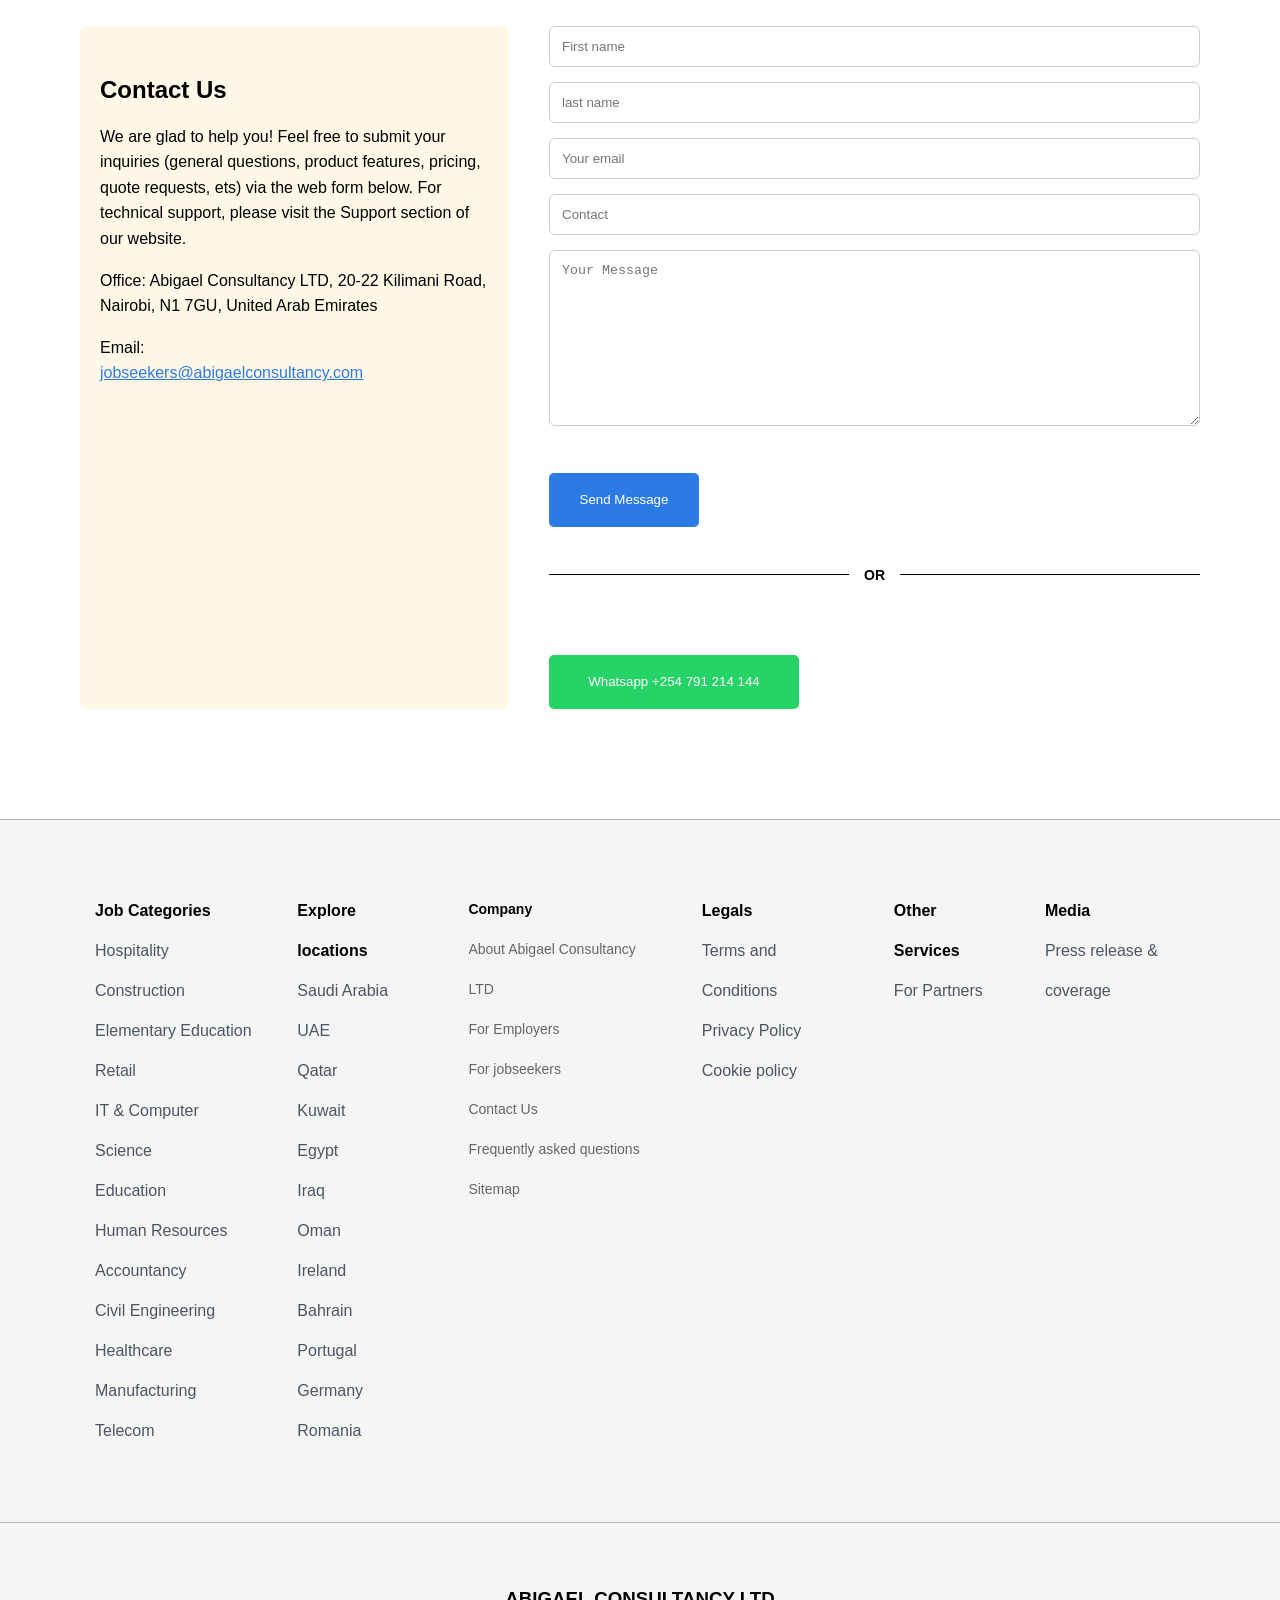
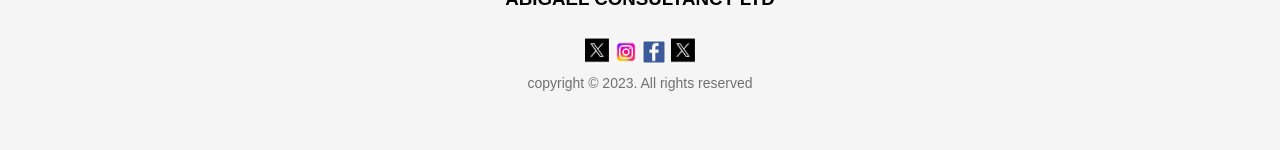
<file: support.html>
<!DOCTYPE html>
<html lang="en">
<head>
    <meta charset="UTF-8">
    <meta name="viewport" content="width=device-width, initial-scale=1.0">
    <title>Abigael Consultancy v2</title>
    <link rel="stylesheet" href="main.css">
</head>
<body>

    <section id="header">
        <h1>Abigael Consultancy</h1>

        <div>
            <ul id="navbar">
                <li><a class="active" href="index.html">Home</a></li>
                <li><a href="#">Jobs</a></li>
                <li><a href="employers.html">For Employers</a></li>
                <li><a href="support.html">Support Center</a></li>
            </ul>
            <div class="login">
            <a  href="#">Login</a>
            <button>Register For Jobs</button>
            </div>
        </div>
    </section>

    <section id="hero-3">
        <div class="hero-text">
        <h4>SUPPORT CENTRE</h4>
        <h1>Expertise support tailored just for your inquiry needs.</h1>
        <p>Our team of dedicated specilist are available to help you in the shortest time possible.</p>
        </div>

        <div class="hero-img">
        <img src="images/shake.jfif" alt="">
        </div>

    </section>  

    <div class="btn">
        <button class="btn1">I'M AN EMPLOYER</button>
        <button class="btn2">I'M A JOBSEEKER</button>
    </div>

    <section id="faq-2">
    <div class="card-2">
        <div class="grid-2">
          <h3>Looking for a job?</h3>
            <p>Discover lucrative job opportunities worldwide. Register with Abigael Consultancy to kickstart your pursuit of your dream job</p>
            <a href="#">View Jobs</a>
        </div>
        <div class="grid-2">
          <h3>Need guidance</h3>
            <p>Get in touch with us for personalized job application guidance at a nominal support fee.</p>
            <a href="#">Call us now</a>
        </div>
        <div class="grid-2">
          <h3>Want to report an issue</h3>
            <p>We value your feedback and are committed to ensuring you are satisfied with our services. Please contact our reporting department on</p>
           <a href="#">Contact us now?</a>
        </div>
        <div class="grid-2">
          <h3>Need to access your account</h3>
            <p>Sign in to your personal account and get the status of your applied jobs or get started by appying to the job your prefer.</p>
            <a href="#">Login now</a>
          </div>
    </div>
</div>
</section>

   <section id="faq">
  <p class="subtitle">PREVIOUSLY ANSWERED INQUIRIES</p>
  <h1>Frequently Asked Questions.</h1>

  <div class="faq-item">
    <div class="faq-question">
      <span>How can I become a jobseeker?</span>
      <span class="icon">⌄</span>
    </div>
    <div class="faq-answer">
      <p>Contact us through our partnership page and our team will guide you through the onboarding process.</p>
    </div>
  </div>

  <div class="faq-item">
    <div class="faq-question">
      <span>Do we support visa processing?</span>
      <span class="icon">⌄</span>
    </div>
    <div class="faq-answer">
      <p>Our fees vary depending on the service package selected. Reach out for a detailed quote.</p>
    </div>
  </div>

  <div class="faq-item">
    <div class="faq-question">
      <span>How can I track or follow up my job applications?</span>
      <span class="icon">⌄</span>
    </div>
    <div class="faq-answer">
      <p>Yes, we assist with visa processing and documentation where required.</p>
    </div>
  </div>

  <div class="faq-item">
    <div class="faq-question">
      <span>How do I confirm authentic job offer from us?</span>
      <span class="icon">⌄</span>
    </div>
    <div class="faq-answer">
      <p>The process typically takes 2–6 weeks depending on the role and requirements.</p>
    </div>
  </div>
</section>
 
<section class="contact-sec">
  <div class="cont-1">
    <h2>Contact Us</h2>
    <p>We are glad to help you! Feel free to submit your inquiries (general questions, product features, pricing, quote requests, ets) via the web form below. For technical support, please visit the Support section of our website.</p>
    <p>Office: Abigael Consultancy LTD, 20-22 Kilimani Road, Nairobi, N1 7GU, United Arab Emirates</p>
    <p>Email: <br> <a href="#">jobseekers@abigaelconsultancy.com</a></p>
  </div>

  <div class="inputs">
    <input type="text" placeholder="First name" id="">
    <input type="text" placeholder="last name" id="">
    <input type="text" placeholder="Your email" id="">
    <input type="text" placeholder="Contact " id="">
    <textarea name=""cols="30" rows="10" placeholder="Your Message" id=""></textarea>
    <button class="puh">Send Message</button>
    <div class="divider-3">
      <span></span>
      <p>OR</p>
      <span></span>
    </div>
    <button class="inp">Whatsapp +254 791 214 144</button>
  </div>
</section>

    
    <section class="footer">
            <ul class="job-category">
                <li class="main-heading">Job Categories</li>
                <li>Hospitality</li>
                <li>Construction</li>
                <li>Elementary Education</li>
                <li>Retail</li>
                <li>IT & Computer Science</li>
                <li>Education</li>
                <li>Human Resources</li>
                <li>Accountancy</li>
                <li>Civil Engineering</li>
                <li>Healthcare</li>
                <li>Manufacturing</li>
                <li>Telecom</li>
            </ul>

            <ul class="explore-locations">
                <li class="main-heading">Explore locations</li>
                <li>Saudi Arabia</li>
                <li>UAE</li>
                <li>Qatar</li>
                <li>Kuwait</li>
                <li>Egypt</li>
                <li>Iraq</li>
                <li>Oman</li>
                <li>Ireland</li>
                <li>Bahrain</li>
                <li>Portugal</li>
                <li>Germany</li>
                <li>Romania</li>
            </ul>

            <ul class="company">
                <li class="main-heading">Company</li>
                <li>About Abigael Consultancy LTD</li>
                <li>For Employers</li>
                <li>For jobseekers</li>
                <li>Contact Us</li>
                <li>Frequently asked questions</li>
                <li>Sitemap</li>
            </ul>

            <ul class="legals">
                <li class="main-heading">Legals</li>
                <li>Terms and Conditions</li>
                <li>Privacy Policy</li>
                <li>Cookie policy</li>
            </ul>

            <ul class="services">
                <li class="main-heading">Other Services</li>
                <li>For Partners</li>
            </ul>

            <ul class="media">
                <li class="main-heading">Media</li>
                <li>Press release & coverage</li>
            </ul>
        </section>

        <section class="copyright">
            <h3>ABIGAEL CONSULTANCY LTD</h3>
            <img src="images/icon 3.png" alt="" class="icon">
            <img src="images/icon 1.jfif" alt="" class="icon">
            <img src="images/icon 2.png" alt="" class="icon">
            <img src="images/icon 3.png" alt="" class="icon">
            <p class="copy-text">copyright &copy; 2023. All rights reserved</p>
        </section>
</body>
</html>
</file>
<file: main.css>
*{
    box-sizing: border-box;
}

body{
    font-family: sans-serif;
    width: 100%;
    margin: 0;
    padding: 0;
}


#header{
    display: flex;
    justify-content: space-between;
    align-items: center;
    padding: 20px 45px;
    border-bottom: 1px solid #cccbcb;
    position: sticky;
    top: 0;
    background: white;
    width: auto;
}

#header h1{
    color: rgb(65, 105, 225);
}

#header div{
    display: flex;
    align-items: center;
}

#navbar{
    display: flex;
    align-items: center;
}

#navbar li{
    list-style: none;
    margin-right: 25px;
    text-align: center;
    padding-right: 46px;
}

#navbar li a{
    text-decoration: none;
    font-size: 16px;
    color: #1a1a1a;
    font-weight: bold;
}

/* login section */
.login{
    display: flex;
    align-items: center;
    padding-left: 102px;
    font-weight: bold;
}

.login a{
    margin-right: 20px;
    font-size: 18px;
    text-decoration: none;
    color: rgb(65, 105, 225);
    text-align: center;
}
a.active{
    color: #2c7be5;
}

/* register button */
.login button{
    border-radius: 4px;
    font-size: 14px;
    padding: 10px 8px;
    border: none;
    background: rgb(65, 105, 225);
    color: #fff;
    cursor: pointer;
    margin-top: -8px;
    height: 7vh;
    font-weight: bold;
}

.login button:hover{
    background: rgb(12, 52, 172);
    transition: 0.2s ease;
}
#hero{
    display: flex;
    align-items: center;
    justify-content: space-between;
    padding: 60px 8%;
}
#hero-3{
    display: flex;
    align-items: center;
    justify-content: space-between;
    padding: 60px 8%;
    background: rgb(255 248 230);
}
#hero-2{
    display: flex;
    align-items: center;
    justify-content: space-between;
    padding: 60px 8%;
    background: rgb(255 248 230);
}
.hero-text{
    max-width: 500px;
}
.hero-text p{
    color: #000;
    line-height: 2.5rem;
}
.hero-text h1{
    font-size: 48px;
}
.hero-text input{
    width: 250px;
    height: 5vh;
    text-align: left;
    font-weight: bold;
    color: #000;
    outline: none;
    border: none;
    margin-right: 10px;
}
.hero-text h4{
    text-align: left;
    color: #1f7a4d;
    font-size: 14px;
}
.jb{
    background: #2c7be5;
    color: #fff;
    border-radius: 5px;
    height: 6vh;
    width: 120px;
    border: none;
}
.jb:hover{
    background: #2c4fd8;
    color: #fff;
    transition: 0.3s ease-in-out;
}
#job-title{
    width: 75px;
}

.hero-img img{
    width: 600px;
    padding-right: 20px;
    border-color: rgb(255 248 230);
}
#header,
#hero{
    background: rgb(255 248 230);
}
#hero h4{
    color: rgb(34 139 96);
    font-size: 14px;
}
#brands{
    background: rgb(249 250 251 );
    border-top: 1px solid #cccbcb;
    border-bottom: 1px solid #cccbcb;
}
.brands h3{
    text-align: center;
    padding-top: 80px;
    font-size: 16px;
    color: #000;
    margin-top: -20px;
}
.brands {
  padding: 60px 8%;
  text-align: center;
  background-color: #f7f7f7;
  padding: 80px;
  margin-bottom: 56px;
}

.brands h3 {
  font-size: 13px;
  color: #6b7280;
  letter-spacing: 1px;
  margin-bottom: 30px;
}

.carousel-track {
  display: flex;
  justify-content: center;
  align-items: center;
  gap: 40px;
  flex-wrap: wrap;
}

.carousel-track img {
  height: 75px;
  opacity: 0.8;
  transition: 0.3s ease;
  width: 75px;
}

.carousel-track img:hover {
  opacity: 1;
  transform: scale(1.05);
}
#recruitment h4{
    text-align: center;
    margin-top: 80px;
    color:  rgb(34 139 96);
    font-size: 14px;
}
#recruitment h1{
    text-align: center;
    font-size: 40px;
}
#recruitment p{
    text-align: center;
    color: #000;
}
#recruitment span{
    display: inline-block;
    text-align: left;
    align-items: center;
}
#recruitment h3{
    text-align: center;
}
.button{
    display: flex;
    align-items: center;
    justify-content: center;
    margin-top: -7px;
}
.button button{
    border-radius: 4px;
    height: 7.5vh;
    width: 155px;
    background: rgb(65 105 225);
    color: #fff;
    font-size: 18px;
    border: none;
    margin-bottom: 64px;
}
.button button:hover{
    background: rgb(5, 83, 161);
    transition: 0.3s  ease-in-out;
}
#recrutment{
    border-top: 1px solid #cccbcb;
}
#location h1{
    text-align: center;
    margin-top: 56px;
}
#location{
    text-align: center;
    padding: 60px 8%;
    background: rgb(255 248 230);
}

.countries{
    display: grid;
    grid-template-columns: repeat(4,1fr);
    gap: 20px;
    margin-top: 40px;
}

.country{
    background: #f5f5f5;
    padding: 25px;
    border-radius: 10px;
}
.country h3, 
.country p{
    color: #fff;
}

.country a{
    text-decoration: none;
    color: #fff;
}

.iraq{
    background-image: linear-gradient(0deg, rgba(0, 0, 0, .45) 0%, rgba(0, 0, 0, .45) 100%), url(images/iraq.jfif);
    background-size: cover;
    background-repeat: no-repeat;
}
.jordan{
    background-image: linear-gradient(0deg, rgba(0, 0, 0, .45) 0%, rgba(0, 0, 0, .45) 100%), url(images/jordan.jfif);
    background-size: cover;
    background-repeat: no-repeat;
}
.kuwait{
    background-image: linear-gradient(0deg, rgba(0, 0, 0, .45) 0%, rgba(0, 0, 0, .45) 100%), url(images/kuwait.jfif);
    background-size: cover;
    background-repeat: no-repeat;
}
.uae{
    background-image: linear-gradient(0deg, rgba(0, 0, 0, .45) 0%, rgba(0, 0, 0, .45) 100%), url(images/uae.jfif);
    background-size: cover;
    background-repeat: no-repeat;
}
.saudi{
    background-image: linear-gradient(0deg, rgba(0, 0, 0, .45) 0%, rgba(0, 0, 0, .45) 100%), url(images/saudi.jfif);
    background-repeat: no-repeat;
    background-size: cover;
}
.oman{
    background-image: linear-gradient(0deg, rgba(0, 0, 0, .45) 0%, rgba(0, 0, 0, .45) 100%), url(images/oman.jfif);
}
.bahrain{
    background-image: linear-gradient(0deg, rgba(0, 0, 0, .45) 0%, rgba(0, 0, 0, .45) 100%), url(images/bahrain.jfif);
    background-repeat: no-repeat;
    background-size: cover;
}
.opp p, a{
    color: #000;
}
#testimonials h2,h4{
    text-align: center;
}
#testimonials h4{
    margin-top: 56px;
    font-size: 14px;
}
#testimonials h2{
    font-size: 40px;
    margin-top: -7px;
}
#testimonials{
    background: rgb(255 248 230);
    border-top: 1px solid #cccbcb;
    border-bottom: 1px solid #cccbcb;
}
.success-card{
    display: grid;
    grid-template-columns: repeat(4, 1fr);
    gap: 28px;
    margin-top: 40px;
    padding: 0 40px;
    margin-bottom: 88px;
}

.story-grid{
    background: #fff;
    padding: 22px;
    border-radius: 4px;
}

/* testimonial text */
.story-grid p{
    font-size: 14px;
    line-height: 1.6;
    margin-bottom: 25px;
    color: #000;
}

/* author section */
.author{
    display: flex;
    align-items: center;
    font-weight: bold;
    font-size: 14px;
}

/* green circle initials */
.author::before{
    content: attr(data-initials);
    width: 40px;
    height: 40px;
    background: #1f7a4d;
    color: #fff;
    border-radius: 50%;
    display: flex;
    align-items: center;
    justify-content: center;
    font-size: 13px;
    margin-right: 12px;
}

/* profession text */
.prof{
    display: block;
    font-size: 12px;
    color: #333;
    margin-left: 52px;
}
.service-grid {
  display: grid;
  grid-template-columns: repeat(auto-fit, minmax(240px, 1fr));
  gap: 20px;
  margin-bottom: 60px;
  padding: 20px 100px;
}

.service-card {
  background: #f7f7f7;
  border-radius: 10px;
  padding: 15px 45px;
  text-align: center;
  margin-top: 20px;
}

.service-card img {
  width: 95%;
  border-radius: 8px;
  margin-bottom: 15px;
  padding-top: 20px;
}

.service-card button {
  background: #fff;
  color: #2c7be5;
  border: 2px solid #2c7be5;
  margin-top: 15px;
  cursor: pointer;
  border-radius: 5px;
    height: 6vh;
    margin-bottom: 20px;
}
#jobseekers{
    background: #fff;
    margin-top: 32px;
}
.service-card button:hover{
    background: #2c7be5;
    color: #fff;
    transition: 0.3s ease-in;
}
.service-card p{
    color: #000;
    font-size: 18px;
}
#newsletter h4{
    color: rgb(34 139 96);
    text-align: center;
    margin-top: 20px;
}
#newsletter h2{
    text-align: center;
    font-size: 28px;
}
#newsletter p{
    text-align: center;
    color: #000;
}
.input{
    align-items: center;
    justify-content: center;
    display: flex;
}
.input input{
    width: 220px;
    height: 6vh;
    background: rgb(245 245 245 );
    outline: none;
    border: none;
    text-align: center;
    color: #000;
}
.input button{
    background: rgb(65 105 225);
    color: #fff;
    margin-left: 10px;
    width: 125px;
    height: 6vh;
    border: none;
    cursor: pointer;
}
.input input,  button{
    margin-top: 32px;
}
.footer{
    display: flex;
    justify-content: space-between;
    padding: 55px;
    border-top: 1px solid #b6b6b6;
    margin-top: 60px;
    color: #4b5563;
    background: #f5f5f5;
}

.job-category li{
    list-style: none;
    line-height: 2.0;
}

.job-category li:hover{
    color: #241c1c;
    cursor: pointer;
}

.explore-locations{
    list-style: none;
    line-height: 2.0;
}

.explore-locations li:hover{
    color: #241c1c;
    cursor: pointer;
}

.company{
    list-style: none;
    line-height: 2.0;
}
.company li{
    color: #666;
}
.company .main-heading{
    color: #000;
}

.company li:hover{
    color: #241c1c;
    cursor: pointer;
}

.legals{
    list-style: none;
    line-height: 2.0;
}

.legals li:hover{
    color: #241c1c;
    cursor: pointer;
}

.media{
    list-style: none;
    line-height: 2.0;
}

.media li:hover{
    color: #241c1c;
    cursor: pointer;
}

.services{
  line-height: 2.0;
  list-style: none;
}

.services li:hover{
    cursor: pointer;
    color: #241c1c;
}

.main-heading{
    font-weight: 700;
    color: #000000;
}

.copyright{
    text-align: center;
    font-size: 16px;
    background-color: #f5f5f5;
    padding: 40px;
    line-height: 1.9;
    border-top: 1px solid #b6b6b6;
}
.copy-text{
    color: rgb(112 112 112);
    font-size: 14px;
    margin-top: -5px;
}
.copyright img{
    width: 24px;
}
.footer li{
    line-height: 2.5rem;
}
.container{
    display: flex;
    align-items: center;
    justify-content: center;
}
.number{
    padding-left: 100px;
    font-size: 22px;
}
.employer{
    padding-left: 100px;
    font-size: 22px;
}
.candidate{
    padding-left: 100px;
    font-size: 22px;
}
.bulb-icon{
    width: 16px;
    color: #2c7be5;
    font-weight: bold;
}
.hire{
    margin-top: 38px;
}
.hire a{
    color: #2c7be5;
    font-size: 14px;
    font-weight: bold;
}
#job-title{
    width: 100px;
    height: 5vh;
    border: none;
}
.category h5{
    color: #1f7a4d;
    margin-top: 82px;
}
.category h2{
    margin-bottom: 96px;
    font-size: 40px;
}
.category{
    align-items: center;
    justify-content: center;
    text-align: center;
}
#jobs{
    width: 85%;
    margin: auto;
    padding: 40px 0;
}

.job-card{
    display: flex;
    align-items: center;
    justify-content: space-between;
    border: 1px solid #ddd;
    padding: 20px 30px;
    margin-bottom: 20px;
    border-radius: 6px;
    background: #fff;
}

.logo{
    width: 60px;
    height: 60px;
    background: royalblue;
    color: white;
    font-weight: bold;
    border-radius: 50%;
    display: flex;
    align-items: center;
    justify-content: center;
    margin-right: 20px;
    font-size: 18px;
}

.job-info{
    flex: 1;
}

.company{
    color: royalblue;
    font-size: 14px;
    text-decoration: none;
}

.job-info h3{
    margin: 5px 0 10px;
    font-size: 18px;
}

.job-meta{
    display: flex;
    gap: 20px;
    font-size: 14px;
    color: #666;
}

.apply{
    background: royalblue;
    color: white;
    border: none;
    padding: 8px 18px;
    border-radius: 4px;
    cursor: pointer;
}

.apply:hover{
    background: #2c4fd8;
    transition: 0.3s ease-in-out;
}
.normal{
    background: #fff;
  color: #2c7be5;
  border: 2px solid #2c7be5;
  padding: 12px 16px;
  margin-top: 15px;
  cursor: pointer;
  border-radius: 5px;
  font-weight: bold;
}
.normal:hover{
    background: #2c4fd8;
    color: #fff;
    transition: 0.3s ease-in-out;
}
.container p{
    color: #000;
    font-size: 18px;
}
.container {
    justify-content: center;
}
.candidate{
    padding-right: 140px;
}
.candidate span{
    margin-bottom: 10px;
    color: #1f7a4d;
    font-size: 22px;
    font-weight: bold;
}
.employ{
    padding-right: 140px;
}
.employ span{
    margin-bottom: 10px;
    font-weight: bold;
    color: #1f7a4d;
    font-size: 22px;
}
.post span{
    margin-bottom: 10px;
    font-weight: bold;
    color: #1f7a4d;
    font-size: 22px;
}
.brands-2{
    text-align: center;
    margin-top: 20px;
}
.brands-2 h3{
    margin-top: 68px;
    font-size: 14px;
    color: #1f7a4d;
    margin-bottom: -10px;
}
.hero-text p{
    line-height: 1rem;
    color: #6b7280;
}
.carousel-track{
    margin-bottom: 68px;
}
#offers{
    border-top: 1px solid #cccbcb;
    margin-top: 80px;
}
#offers h5{
    text-align: center;
    color: #1f7a4d;
    margin-top: 90px;
}
#offers h3{
    text-align: center;
    font-size: 32px;
    margin-top: -10px;
}
#features {
  display: grid;
  grid-template-columns: repeat(4, 1fr);
  gap: 20px;
  padding: 30px 80px;
  background: #fff;
}

.feature-box {
  display: flex;
  flex-direction: column;
}

.img-box {
  background: #e9e1d2; /* beige tone */
  height: 28%;
  display: flex;
  align-items: center;
  justify-content: center;
  margin-bottom: 18px;
  width: 100%;
}

.img-box img {
 width: 100%;
height: 100%;
object-fit: cover;
}

.feature-box h3 {
  font-size: 15px;
  font-weight: 600;
  margin-bottom: 10px;
  color: #000;
}

.feature-box p {
  font-size: 13.5px;
  line-height: 1.6;
  color: #555;
}
#banner{
    display: flex;
    flex-direction: column;
    justify-content: center;
    text-align: center;
    align-items: center;
    background-image:linear-gradient(0deg, rgba(0, 0, 0, .45) 0%, rgba(0, 0, 0, .45) 100%), url(images/b2.jpg);
    width: 100%;
    height: 50vh;
    background-size: cover;
    margin-bottom: 40px;
    color: #fff;
    margin-top: -280px;
}
#banner button{
    width: 200px;
    height: 6vh;
    margin-top: -10px;
    border-radius: 5px;
    background: #2c7be5;
    color: #fff;
}
#banner button:hover{
    background: #2c4fd8;
    transition: 0.3s ease-in-out;
}
#qsnts{
    align-items: center;
    text-align: center;
    margin-top: 40px;
}
#qsnts button{
    background: #21c975;
    color: #fff;
    width: 350px;
    height: 7vh;
    border-radius: 5px;
    font-size: 18px;
    border: 0;
    outline: 0;
    margin-bottom: 80p;
}
#qsnts h4{
    font-size: 28px;
}
#qsnts h6{
    font-size: 18px;
}
#faq {
  max-width: 1300px;
  margin: 80px auto;
  padding: 0 20px;
  font-family: Arial, sans-serif;
}

#faq .subtitle {
  text-align: center;
  font-size: 12px;
  color: green;
  letter-spacing: 1px;
  margin-bottom: 10px;
}

#faq h1 {
  text-align: center;
  font-size: 32px;
  margin-bottom: 40px;
}

.faq-item {
  border-bottom: 1px solid #ddd;
}

.faq-question {
  display: flex;
  justify-content: space-between;
  align-items: center;
  padding: 18px 0;
  cursor: pointer;
  font-weight: 600;
  font-size: 16px;
}

.faq-question .icon {
  font-size: 18px;
  transition: transform 0.3s ease;
}

.faq-answer {
  max-height: 0;
  overflow: hidden;
  transition: max-height 0.3s ease;
}

.faq-answer p {
  padding-bottom: 15px;
  font-size: 14px;
  color: #555;
}

.faq-item.active .faq-answer {
  max-height: 150px;
}

.faq-item.active .icon {
  transform: rotate(180deg);
}
#cta {
  padding: 80px 20px;
  display: flex;
  justify-content: center;
}

.cta-container {
  background: rgb(255 248 230); 
  padding: 60px 40px;
  text-align: center;
  max-width: 900px;
  width: 100%;
}

.cta-container h1 {
  font-size: 28px;
  font-weight: 700;
  margin-bottom: 20px;
}

.cta-container p {
  font-size: 15px;
  color: #333;
  line-height: 1.7;
  max-width: 750px;
  margin: 0 auto 20px;
}

.cta-container .contact {
  font-weight: 500;
  margin-top: 10px;
}

.divider {
  display: flex;
  align-items: center;
  justify-content: center;
  margin: 25px 0;
  gap: 15px;
}
.divider-2 {
  display: flex;
  align-items: center;
  justify-content: center;
  margin: 25px 0;
  gap: 15px;
}
.divider-3 {
  display: flex;
  align-items: center;
  justify-content: center;
  margin: 25px 0;
  gap: 15px;
}

.divider span {
  width: 80px;
  height: 1px;
  background: #000;
}
.divider-2 span {
  width: 80px;
  height: 1px;
  background: #fff;
}
.divider-3 span {
  width: 300px;
  height: 1px;
  background: #000;
  font-weight: 900;
}

.divider p {
  margin: 0;
  font-size: 14px;
}
.divider-2 p {
  margin: 0;
  font-size: 14px;
}
.divider-3 p {
  margin: 0;
  font-size: 14px;
  font-weight: bold;
}

.cta-container button {
  background: #4c6ef5; /* blue */
  color: #fff;
  border: none;
  padding: 12px 28px;
  font-size: 14px;
  border-radius: 4px;
  cursor: pointer;
  font-weight: 600;
  transition: 0.3s ease;
}

.cta-container button:hover {
  background: #3b5bdb;
}
.btn{
    align-items: center;
    display: flex;
    justify-content: center;
    margin-top: 40px;
}
.btn1{
    margin-right: 20px;
    width: 550px;
    height: 8vh;
    font-size: 18px;
    background: #2c4fd8;
    color: #fff;
    border: none;
}
.btn2{
    width: 550px;
    height: 8vh;
    font-size: 18px;
    background: #fff;
    border: 2px solid #2c7be5;
    color: #2c7be5;
}
#faq h1{
    font-weight: bold;
}
#faq-2{
    margin-top: 32px;
    padding-left: 28px;
    padding-right: 32px;
}
.card-2{
    display: grid;
    grid-template-columns: repeat(4, 1fr);
    gap: 28px;
    margin-top: 40px;
    padding: 0 40px;
    margin-bottom: 88px;
}

.grid-2{
    background: #fff;
    padding: 22px;
    border-radius: 4px;
    border: 1px solid #ccc;
    text-align: center;
}
.grid-2 a{
    color: #4c6ef5;
}
.call-btn{
    width: 200px;
    height: 6vh;
    border-radius: 5px;
    border: none;
    background: #2c7be5;
    color: #fff;
}
.call-btn:hover{
    background: #3b5bdb;
    transition: 0.3s ease-in-out;
}
.acc-btn{
    width: 200px;
    height: 6vh;
    margin-left: 20px;
    border-radius: 5px;
    border: 2px solid #2c4fd8;
    color: #2c7be5;
    background: none;
}
.acc-btn:hover{
    background: #2c4fd8;
    transition: 0.3s ease-in-out;
    color: #fff;
}
#qsnts button:hover{
    background: #1f7a4d;
    transition: 0.3s ease-in-out;
}
.contact-sec{
    display: flex;
    justify-content: space-between;
    gap: 40px;
    padding: 50px 80px;
    flex-wrap: wrap; 
}

.cont-1{
    flex: 1; 
    background: rgb(255 248 230);
    padding: 30px 20px;
    border-radius: 8px;
}

.cont-1 a{
    color: #2c7be5;
}

.cont-1 p{
    font-weight: 500;
    line-height: 1.6;
}

.inputs{
    flex: 1;
    display: flex;
    flex-direction: column;
    gap: 15px;
}

.inputs input,
.inputs textarea{
    width: 100%;
    padding: 12px;
    border: 1px solid #ccc;
    border-radius: 6px;
}

.inp{
    width: 250px;
    background: #25D366;
    border-radius: 5px;
    height: 6vh;
    cursor: pointer;
    color: #fff;
    border: none;
}
.inp:hover{
    background: #1f7a4d;
    color: #fff;
    transition: 0.3s ease-in-out;
}
.puh{
    border: none;
    width: 150px;
    height: 6vh;
    cursor: pointer;
    background: #2c7be5;
    color: #fff;
    border-radius: 5px;
}
.puh:hover{
    background: #2c4fd8;
    color: #fff;
    transition: 0.3s ease-in-out;
}
</file>
